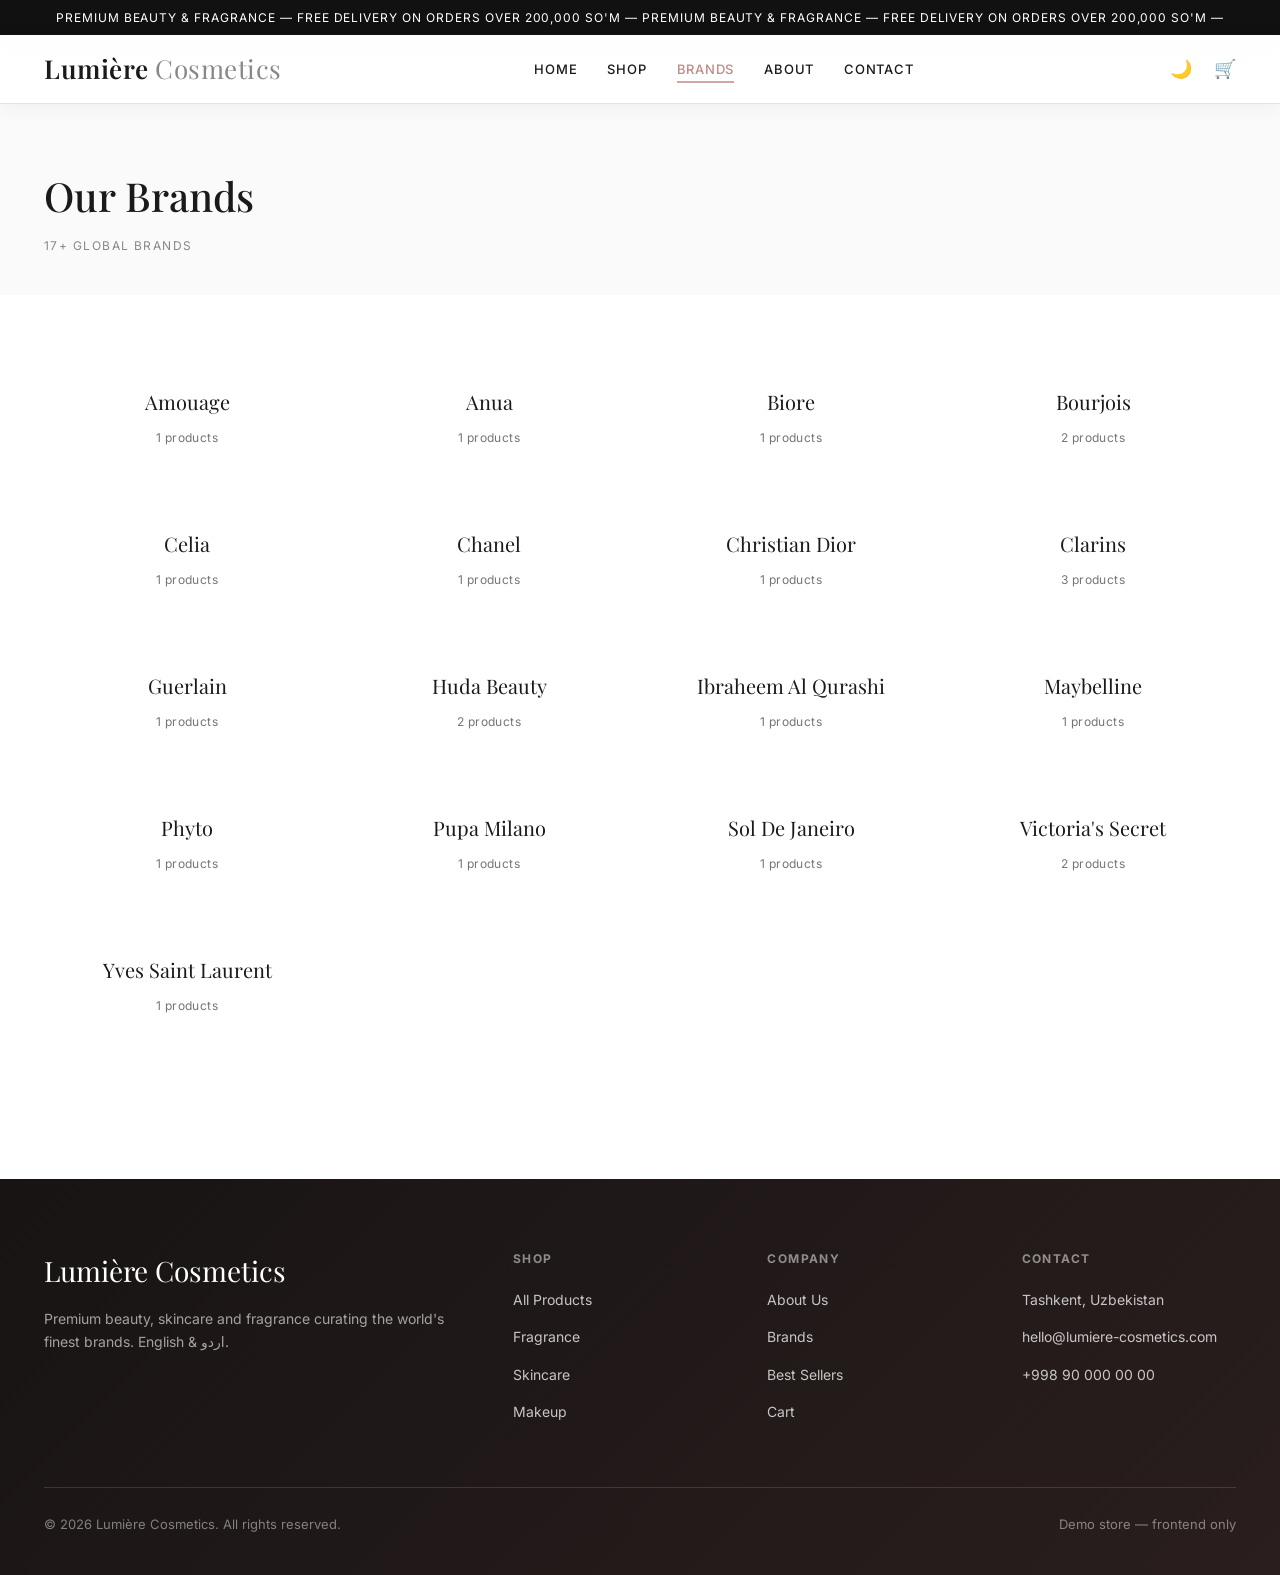
<file: lumeira cousmtic/lumiere-cosmetics/brands.html>
<!DOCTYPE html>
<html lang="en">
<head>
  <meta charset="UTF-8">
  <meta name="viewport" content="width=device-width, initial-scale=1.0">
  <title>Brands — Lumière Cosmetics</title>
  <meta name="description" content="Explore the world-renowned beauty and fragrance brands available at Lumière Cosmetics.">
  <link rel="preconnect" href="https://fonts.googleapis.com">
  <link href="https://fonts.googleapis.com/css2?family=Playfair+Display:wght@400;500;600&family=Inter:wght@400;500;600&display=swap" rel="stylesheet">
  <link rel="stylesheet" href="css/style.css">
  <link rel="stylesheet" href="css/premium.css">
</head>
<body>
  <div class="scroll-progress" id="scrollProgress"></div>

  <div class="topbar">Premium Beauty & Fragrance — Free delivery on orders over 200,000 so'm</div>

  <header class="site-header">
    <div class="container header-inner">
      <a class="brand" href="index.html">Lumière <span>Cosmetics</span></a>
      <button class="menu-toggle" aria-label="Menu">☰</button>
      <nav class="main-nav">
        <ul>
          <li><a href="index.html">Home</a></li>
          <li><a href="shop.html">Shop</a></li>
          <li><a href="brands.html" class="active">Brands</a></li>
          <li><a href="about.html">About</a></li>
          <li><a href="contact.html">Contact</a></li>
        </ul>
      </nav>
      <div class="header-actions">
        <button class="theme-btn" data-theme-toggle aria-label="Toggle dark mode">🌙</button>
        <a class="icon-btn" href="cart.html" aria-label="Cart">🛒<span class="cart-count">0</span></a>
      </div>
    </div>
  </header>

  <section class="page-hero">
    <div class="container">
      <h1>Our Brands</h1>
      <p class="kicker">The world's most beloved beauty houses</p>
    </div>
  </section>

  <section class="section" style="padding-top:0">
    <div class="container">
      <div class="brand-grid" id="brandGrid"></div>
    </div>
  </section>

  <footer class="site-footer">
    <div class="container">
      <div class="footer-grid">
        <div>
          <div class="footer-brand">Lumière Cosmetics</div>
          <p>Premium beauty, skincare and fragrance curating the world's finest brands. English & اردو.</p>
        </div>
        <div>
          <h4>Shop</h4>
          <ul>
            <li><a href="shop.html">All Products</a></li>
            <li><a href="shop.html?category=Fragrance">Fragrance</a></li>
            <li><a href="shop.html?category=Skincare">Skincare</a></li>
            <li><a href="shop.html?category=Makeup">Makeup</a></li>
          </ul>
        </div>
        <div>
          <h4>Company</h4>
          <ul>
            <li><a href="about.html">About Us</a></li>
            <li><a href="brands.html">Brands</a></li>
            <li><a href="shop.html">Best Sellers</a></li>
            <li><a href="cart.html">Cart</a></li>
          </ul>
        </div>
        <div>
          <h4>Contact</h4>
          <ul>
            <li><a href="contact.html">Tashkent, Uzbekistan</a></li>
            <li><a href="mailto:hello@lumiere-cosmetics.com">hello@lumiere-cosmetics.com</a></li>
            <li><a href="tel:+998900000000">+998 90 000 00 00</a></li>
          </ul>
        </div>
      </div>
      <div class="footer-bottom">
        <span>&copy; 2026 Lumière Cosmetics. All rights reserved.</span>
        <span>Demo store — frontend only</span>
      </div>
    </div>
  </footer>

  <script src="js/data.js"></script>
  <script src="js/products-full.js"></script>
  <script src="js/app.js"></script>
  <button class="back-to-top" id="backToTop" aria-label="Back to top">&#8593;</button>
  <script>
    const brandCount = {};
    FULL_PRODUCTS.forEach(p => { brandCount[p.brand] = (brandCount[p.brand] || 0) + 1; });
    const brands = Object.keys(brandCount).sort();
    const grid = document.getElementById('brandGrid');
    const heroKicker = document.querySelector('.page-hero .kicker');
    if (heroKicker) heroKicker.textContent = brands.length + '+ global brands';
    grid.innerHTML = brands.map(b => {
      return '<a class="brand-tile" href="shop.html?brand=' + encodeURIComponent(b) + '">' + b + '<br><small style="opacity:.6;font-family:var(--sans);font-size:12px;letter-spacing:.04em">' + brandCount[b] + ' products</small></a>';
    }).join('');
  </script>
</body>
</html>
</file>
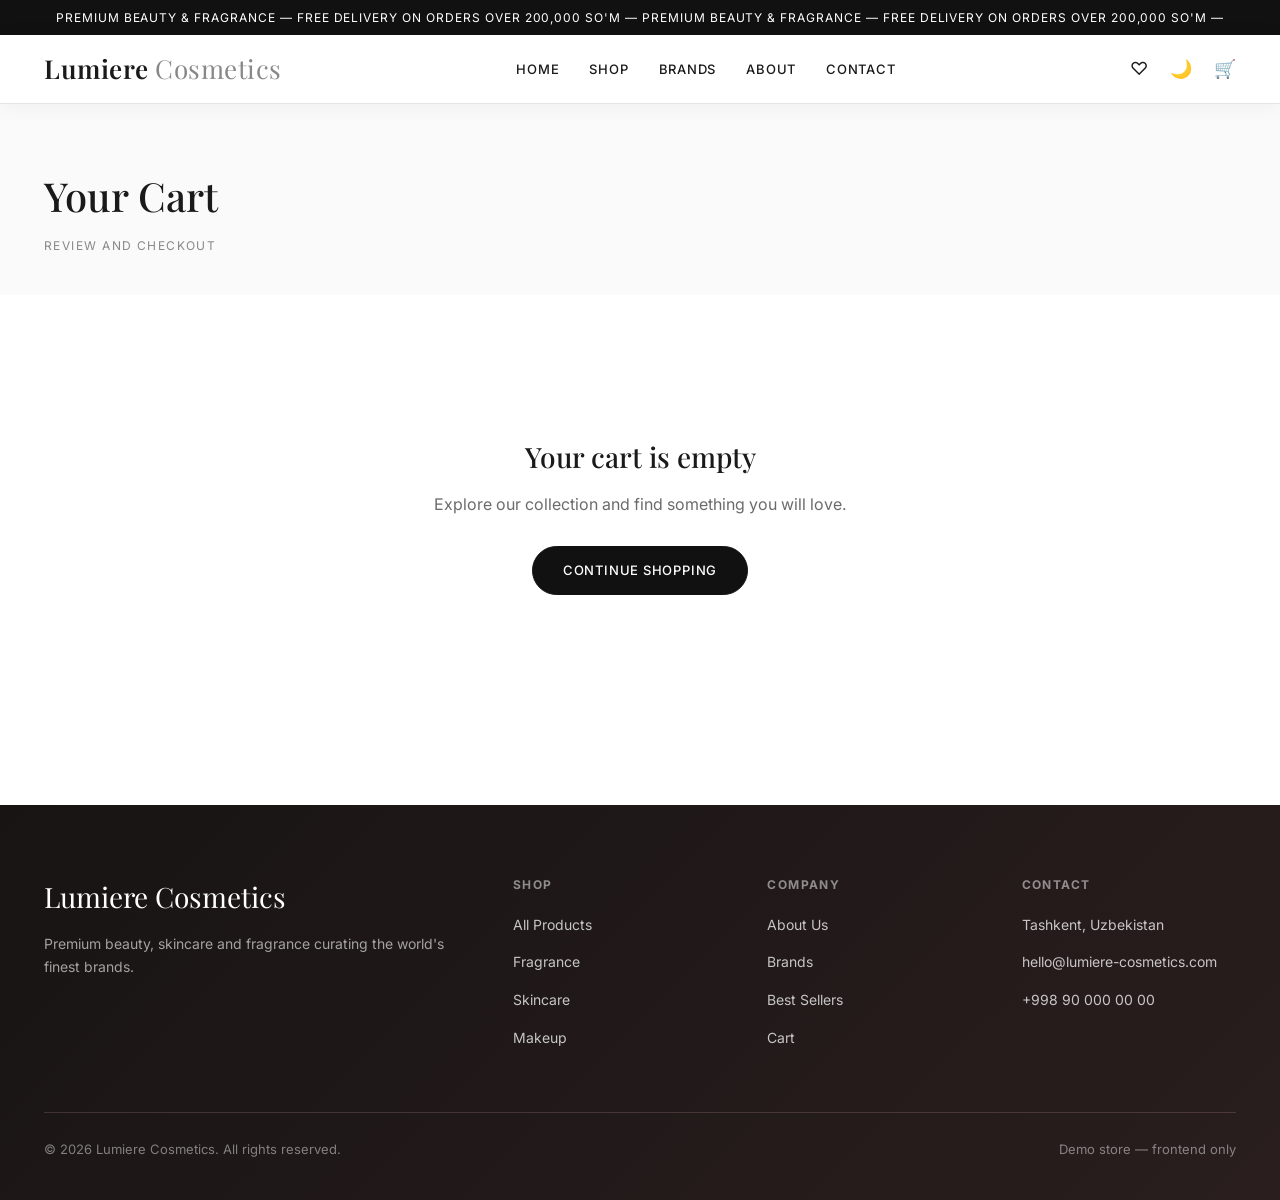
<file: lumeira cousmtic/lumiere-cosmetics/cart.html>
<!DOCTYPE html>
<html lang="en">
<head>
  <meta charset="UTF-8">
  <meta name="viewport" content="width=device-width, initial-scale=1.0">
  <title>Cart — Lumiere Cosmetics</title>
  <meta name="description" content="Your shopping cart at Lumiere Cosmetics.">
  <link rel="preconnect" href="https://fonts.googleapis.com">
  <link href="https://fonts.googleapis.com/css2?family=Playfair+Display:wght@400;500;600&family=Inter:wght@400;500;600&display=swap" rel="stylesheet">
  <link rel="stylesheet" href="css/style.css">
  <link rel="stylesheet" href="css/premium.css">
</head>
<body>
  <div class="scroll-progress" id="scrollProgress"></div>

  <div class="topbar">Premium Beauty & Fragrance — Free delivery on orders over 200,000 so'm</div>

  <header class="site-header">
    <div class="container header-inner">
      <a class="brand" href="index.html">Lumiere <span>Cosmetics</span></a>
      <button class="menu-toggle" aria-label="Menu">&#9776;</button>
      <nav class="main-nav">
        <ul>
          <li><a href="index.html">Home</a></li>
          <li><a href="shop.html">Shop</a></li>
          <li><a href="brands.html">Brands</a></li>
          <li><a href="about.html">About</a></li>
          <li><a href="contact.html">Contact</a></li>
        </ul>
      </nav>
      <div class="header-actions">
        <a class="icon-btn" href="wishlist.html" aria-label="Wishlist">&#9825;<span class="wishlist-count" style="position:absolute;top:-6px;right:-8px;background:var(--black);color:var(--white);font-size:10px;font-weight:600;width:16px;height:16px;border-radius:50%;display:flex;align-items:center;justify-content:center;">0</span></a>
        <button class="theme-btn" data-theme-toggle aria-label="Toggle dark mode">&#127769;</button>
        <a class="icon-btn" href="cart.html" aria-label="Cart">&#128722;<span class="cart-count">0</span></a>
      </div>
    </div>
  </header>

  <section class="page-hero">
    <div class="container">
      <h1>Your Cart</h1>
      <p class="kicker">Review and checkout</p>
    </div>
  </section>

  <section class="section" style="padding-top:0">
    <div class="container">
      <div id="cartArea"></div>
    </div>
  </section>

  <div id="checkoutSection" style="display:none">
    <section class="section" style="background:var(--off-white)">
      <div class="container">
        <div style="max-width:720px;margin:0 auto">
          <div class="section-head">
            <p class="kicker">Checkout</p>
            <h2>Delivery Details</h2>
          </div>
          <form id="checkoutForm" class="form-grid">
            <div class="form-group">
              <label for="name">Full Name</label>
              <input type="text" id="name" required placeholder="Your name">
            </div>
            <div class="form-group">
              <label for="phone">Phone</label>
              <input type="tel" id="phone" required placeholder="+998 90 000 00 00">
            </div>
            <div class="form-group full">
              <label for="address">Address</label>
              <input type="text" id="address" required placeholder="Street, city">
            </div>
            <div class="form-group full">
              <label for="notes">Order Notes (optional)</label>
              <textarea id="notes" rows="3" placeholder="Anything we should know?"></textarea>
            </div>
            <div class="form-group full">
              <button type="submit" class="btn btn-lg btn-block">Place Order</button>
            </div>
          </form>
        </div>
      </div>
    </section>
  </div>

  <footer class="site-footer">
    <div class="container">
      <div class="footer-grid">
        <div>
          <div class="footer-brand">Lumiere Cosmetics</div>
          <p>Premium beauty, skincare and fragrance curating the world's finest brands.</p>
        </div>
        <div>
          <h4>Shop</h4>
          <ul>
            <li><a href="shop.html">All Products</a></li>
            <li><a href="shop.html?category=Fragrance">Fragrance</a></li>
            <li><a href="shop.html?category=Skincare">Skincare</a></li>
            <li><a href="shop.html?category=Makeup">Makeup</a></li>
          </ul>
        </div>
        <div>
          <h4>Company</h4>
          <ul>
            <li><a href="about.html">About Us</a></li>
            <li><a href="brands.html">Brands</a></li>
            <li><a href="shop.html">Best Sellers</a></li>
            <li><a href="cart.html">Cart</a></li>
          </ul>
        </div>
        <div>
          <h4>Contact</h4>
          <ul>
            <li><a href="contact.html">Tashkent, Uzbekistan</a></li>
            <li><a href="mailto:hello@lumiere-cosmetics.com">hello@lumiere-cosmetics.com</a></li>
            <li><a href="tel:+998900000000">+998 90 000 00 00</a></li>
          </ul>
        </div>
      </div>
      <div class="footer-bottom">
        <span>&copy; 2026 Lumiere Cosmetics. All rights reserved.</span>
        <span>Demo store — frontend only</span>
      </div>
    </div>
  </footer>

  <script src="js/data.js"></script>
  <script src="js/products-full.js"></script>
  <script src="js/app.js"></script>
  <button class="back-to-top" id="backToTop" aria-label="Back to top">&#8593;</button>
  <script>
    var cartArea = document.getElementById('cartArea');
    var checkoutSection = document.getElementById('checkoutSection');
    var appliedCoupon = null;

    function renderCart() {
      var cart = getCart();
      if (cart.length === 0) {
        cartArea.innerHTML = '<div class="empty-state"><h3>Your cart is empty</h3><p>Explore our collection and find something you will love.</p><a href="shop.html" class="btn">Continue Shopping</a></div>';
        checkoutSection.style.display = 'none';
        return;
      }

      var items = cart.map(function(i) {
        var p = findProduct(i.id);
        if (!p) return null;
        var itemPrice = p.price;
        var variantLabel = '';
        if (i.variant && p.variants) {
          var v = p.variants.find(function(v) { return v.label === i.variant; });
          if (v) { itemPrice = v.price; variantLabel = v.label; }
        }
        return { p: p, qty: i.qty, key: i.key, itemPrice: itemPrice, variant: variantLabel };
      }).filter(Boolean);

      var subtotal = items.reduce(function(s, it) { return s + (it.itemPrice * it.qty); }, 0);
      var discount = 0;
      if (appliedCoupon) {
        if (appliedCoupon.type === 'percent') {
          discount = Math.round(subtotal * appliedCoupon.value / 100);
        } else {
          discount = appliedCoupon.value;
        }
      }
      var total = Math.max(0, subtotal - discount);

      cartArea.innerHTML = '<div class="cart-layout"><div>' +
        items.map(function(it) {
          return '<div class="cart-item"><a class="thumb" href="product.html?id=' + it.p.id + '"><img src="' + it.p.image + '" alt="' + it.p.name + '"></a><div><p class="cart-brand">' + it.p.brand + '</p><h4><a href="product.html?id=' + it.p.id + '">' + it.p.name + '</a></h4>' + (it.variant ? '<p style="font-size:12px;color:var(--muted);margin-top:2px">' + it.variant + '</p>' : '') + '<p class="price">' + formatPrice(it.itemPrice) + '</p><div class="line"><div class="qty-row"><button data-desc="' + it.key + '" aria-label="Decrease">&minus;</button><span class="qty">' + it.qty + '</span><button data-inc="' + it.key + '" aria-label="Increase">+</button></div><button class="remove" data-del="' + it.key + '">Remove</button></div></div><p class="price">' + formatPrice(it.itemPrice * it.qty) + '</p></div>';
        }).join('') +
        '</div><div class="summary"><h3>Order Summary</h3>' +
        '<div class="row"><span>Subtotal</span><span>' + formatPrice(subtotal) + '</span></div>' +
        '<div class="row"><span>Delivery</span><span>Free</span></div>' +
        (discount > 0 ? '<div class="row discount-row"><span>Discount (' + appliedCoupon.desc + ')</span><span>-' + formatPrice(discount) + '</span></div>' : '') +
        '<div class="coupon-row"><input type="text" id="couponInput" placeholder="Coupon code" value="' + (appliedCoupon ? appliedCoupon.code : '') + '"><button class="btn btn-sm" id="applyCoupon">Apply</button></div>' +
        '<div id="couponMsg" class="coupon-msg"></div>' +
        '<div class="trust-badges"><div class="trust-badge"><span class="t-icon">&#128666;</span>Free Ship</div><div class="trust-badge"><span class="t-icon">&#128274;</span>Secure Pay</div><div class="trust-badge"><span class="t-icon">&#8635;</span>14-Day Returns</div><div class="trust-badge"><span class="t-icon">&#10003;</span>100% Authentic</div></div>' +
        '<div class="row total"><span>Total</span><span>' + formatPrice(total) + '</span></div>' +
        '<button class="btn btn-block mt-2" id="goCheckout">Checkout</button></div></div>';

      checkoutSection.style.display = 'none';

      document.getElementById('goCheckout').addEventListener('click', function() {
        checkoutSection.style.display = 'block';
        checkoutSection.scrollIntoView({ behavior: 'smooth' });
      });

      document.getElementById('applyCoupon').addEventListener('click', function() {
        var code = document.getElementById('couponInput').value.trim();
        if (!code) return;
        var result = applyCoupon(code);
        var msgEl = document.getElementById('couponMsg');
        if (result.ok) {
          appliedCoupon = result.discount;
          appliedCoupon.code = code;
          msgEl.className = 'coupon-msg success';
          msgEl.textContent = 'Coupon applied: ' + result.discount.desc;
          renderCart();
        } else {
          msgEl.className = 'coupon-msg error';
          msgEl.textContent = result.msg;
        }
      });
    }

    cartArea.addEventListener('click', function(e) {
      var inc = e.target.closest('[data-inc]');
      var desc = e.target.closest('[data-desc]');
      var del = e.target.closest('[data-del]');
      if (inc) {
        var it = getCart().find(function(i) { return i.key === inc.dataset.inc; });
        if (it) setCartQty(inc.dataset.inc, it.qty + 1);
      } else if (desc) {
        var it2 = getCart().find(function(i) { return i.key === desc.dataset.desc; });
        if (it2) setCartQty(desc.dataset.desc, it2.qty - 1);
      } else if (del) {
        removeFromCart(del.dataset.del);
      }
      renderCart();
    });

    document.getElementById('checkoutForm').addEventListener('submit', function(e) {
      e.preventDefault();
      clearCart();
      appliedCoupon = null;
      cartArea.innerHTML = '<div class="success-box"><h2>Order Placed!</h2><p class="muted mb-2">We will contact you shortly to confirm your order.</p><a href="shop.html" class="btn">Continue Shopping</a></div>';
      checkoutSection.style.display = 'none';
    });

    renderCart();
  </script>
</body>
</html>
</file>
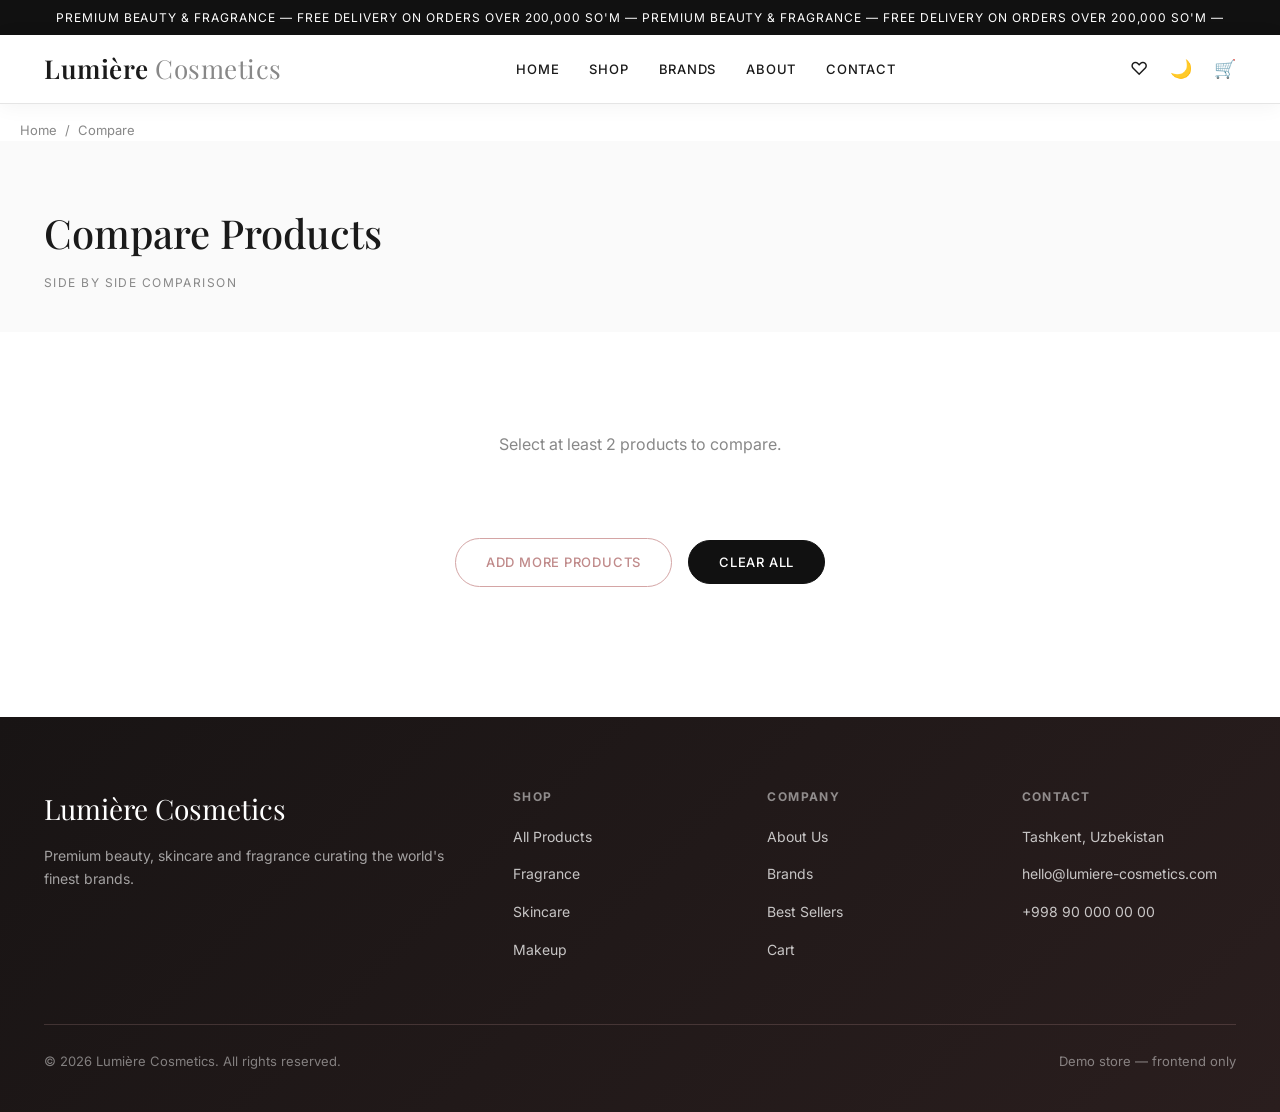
<file: lumeira cousmtic/lumiere-cosmetics/compare.html>
<!DOCTYPE html>
<html lang="en">
<head>
  <meta charset="UTF-8">
  <meta name="viewport" content="width=device-width, initial-scale=1.0">
  <title>Compare Products — Lumière Cosmetics</title>
  <meta name="description" content="Compare products side by side at Lumière Cosmetics.">
  <link rel="preconnect" href="https://fonts.googleapis.com">
  <link href="https://fonts.googleapis.com/css2?family=Playfair+Display:wght@400;500;600&family=Inter:wght@400;500;600&display=swap" rel="stylesheet">
  <link rel="stylesheet" href="css/style.css">
  <link rel="stylesheet" href="css/premium.css">
</head>
<body>
  <div class="scroll-progress" id="scrollProgress"></div>

  <div class="topbar">Premium Beauty & Fragrance — Free delivery on orders over 200,000 so'm</div>

  <header class="site-header">
    <div class="container header-inner">
      <a class="brand" href="index.html">Lumière <span>Cosmetics</span></a>
      <button class="menu-toggle" aria-label="Menu">☰</button>
      <nav class="main-nav">
        <ul>
          <li><a href="index.html">Home</a></li>
          <li><a href="shop.html">Shop</a></li>
          <li><a href="brands.html">Brands</a></li>
          <li><a href="about.html">About</a></li>
          <li><a href="contact.html">Contact</a></li>
        </ul>
      </nav>
      <div class="header-actions">
        <a class="icon-btn" href="wishlist.html" aria-label="Wishlist">♡<span class="wishlist-count" style="position:absolute;top:-6px;right:-8px;background:var(--black);color:var(--white);font-size:10px;font-weight:600;width:16px;height:16px;border-radius:50%;display:flex;align-items:center;justify-content:center;">0</span></a>
        <button class="theme-btn" data-theme-toggle aria-label="Toggle dark mode">🌙</button>
        <a class="icon-btn" href="cart.html" aria-label="Cart">🛒<span class="cart-count">0</span></a>
      </div>
    </div>
  </header>

  <div id="breadcrumbArea"></div>

  <section class="page-hero">
    <div class="container">
      <h1>Compare Products</h1>
      <p class="kicker">Side by side comparison</p>
    </div>
  </section>

  <section class="section" style="padding-top:0">
    <div class="container">
      <div id="compareTable"></div>
      <div class="text-center mt-3">
        <a href="shop.html" class="btn btn-outline">Add More Products</a>
        <button class="btn" onclick="localStorage.removeItem('lumiere_compare');location.reload();" style="margin-left:12px">Clear All</button>
      </div>
    </div>
  </section>

  <footer class="site-footer">
    <div class="container">
      <div class="footer-grid">
        <div>
          <div class="footer-brand">Lumière Cosmetics</div>
          <p>Premium beauty, skincare and fragrance curating the world's finest brands.</p>
        </div>
        <div>
          <h4>Shop</h4>
          <ul>
            <li><a href="shop.html">All Products</a></li>
            <li><a href="shop.html?category=Fragrance">Fragrance</a></li>
            <li><a href="shop.html?category=Skincare">Skincare</a></li>
            <li><a href="shop.html?category=Makeup">Makeup</a></li>
          </ul>
        </div>
        <div>
          <h4>Company</h4>
          <ul>
            <li><a href="about.html">About Us</a></li>
            <li><a href="brands.html">Brands</a></li>
            <li><a href="shop.html">Best Sellers</a></li>
            <li><a href="cart.html">Cart</a></li>
          </ul>
        </div>
        <div>
          <h4>Contact</h4>
          <ul>
            <li><a href="contact.html">Tashkent, Uzbekistan</a></li>
            <li><a href="mailto:hello@lumiere-cosmetics.com">hello@lumiere-cosmetics.com</a></li>
            <li><a href="tel:+998900000000">+998 90 000 00 00</a></li>
          </ul>
        </div>
      </div>
      <div class="footer-bottom">
        <span>&copy; 2026 Lumière Cosmetics. All rights reserved.</span>
        <span>Demo store — frontend only</span>
      </div>
    </div>
  </footer>

  <script src="js/data.js"></script>
  <script src="js/products-full.js"></script>
  <script src="js/app.js"></script>
  <button class="back-to-top" id="backToTop" aria-label="Back to top">&#8593;</button>
  <script>
    renderBreadcrumbs(document.getElementById('breadcrumbArea'), [
      { label: 'Home', href: 'index.html' },
      { label: 'Compare' }
    ]);
    renderCompareTable(document.getElementById('compareTable'));
  </script>
</body>
</html>
</file>
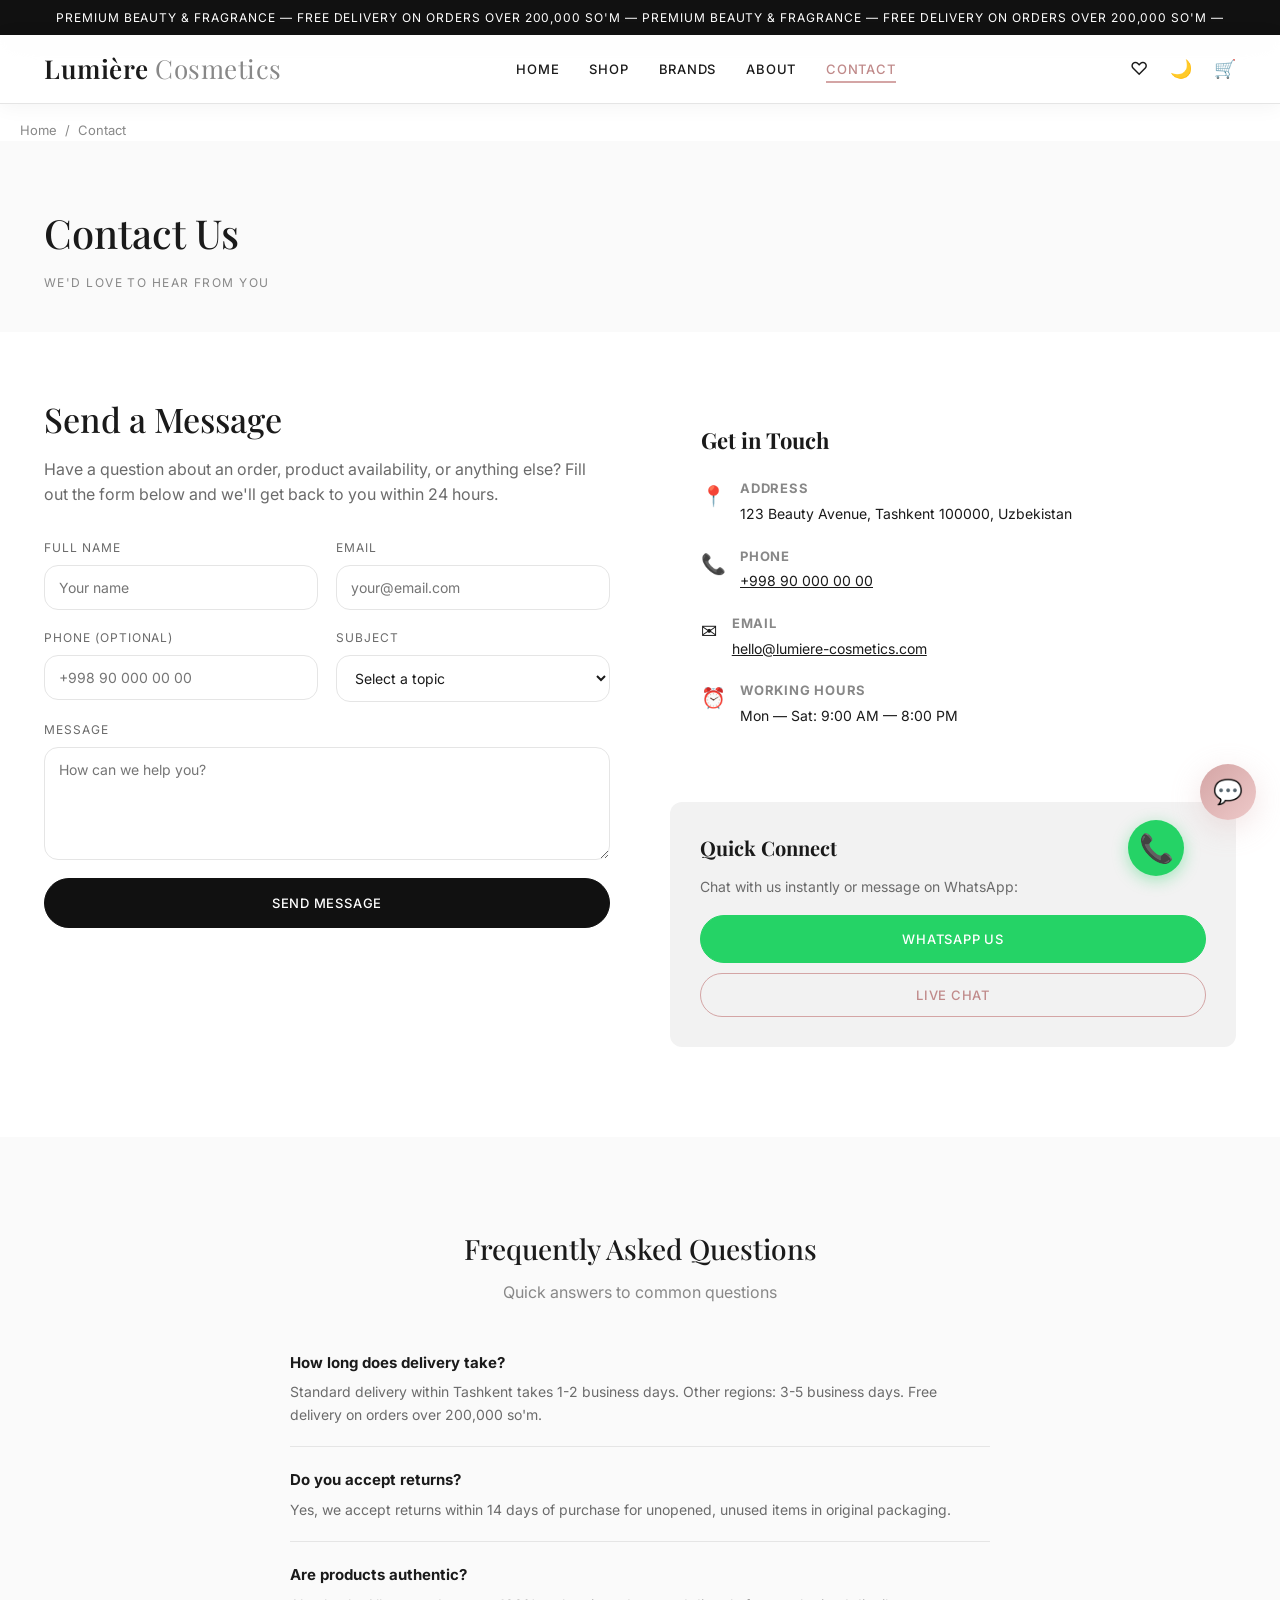
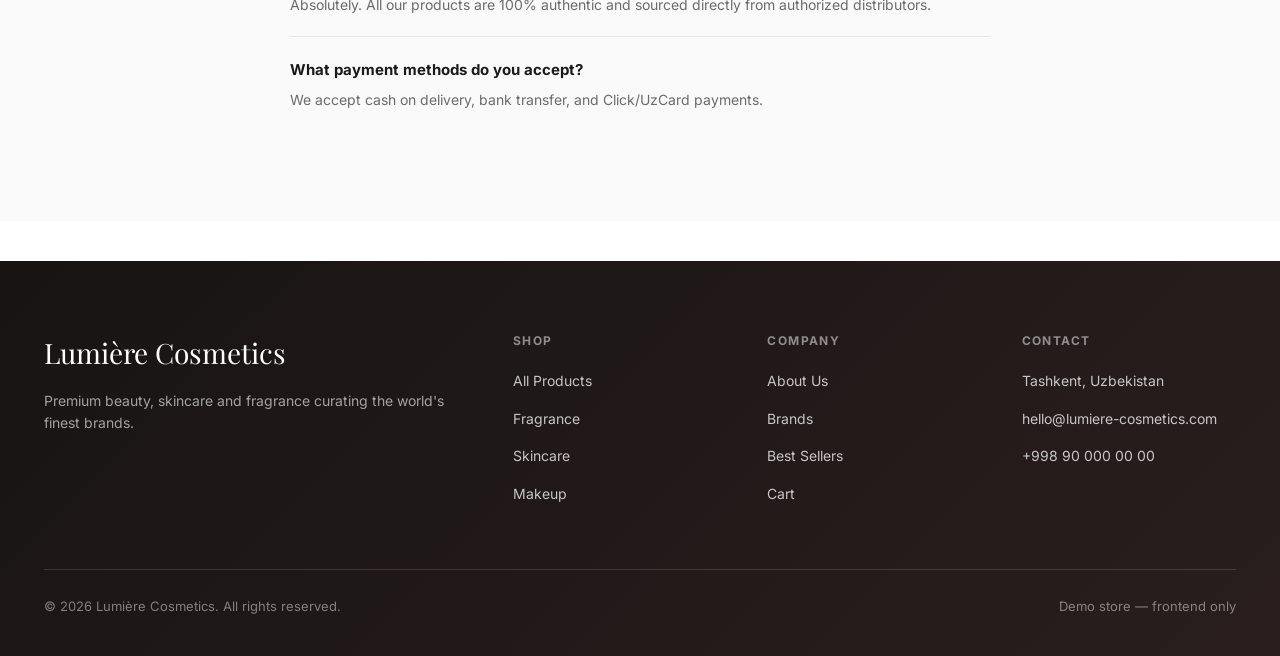
<file: lumeira cousmtic/lumiere-cosmetics/contact.html>
<!DOCTYPE html>
<html lang="en">
<head>
  <meta charset="UTF-8">
  <meta name="viewport" content="width=device-width, initial-scale=1.0">
  <title>Contact Us — Lumière Cosmetics</title>
  <meta name="description" content="Get in touch with Lumière Cosmetics. Contact us for orders, inquiries and support.">
  <link rel="preconnect" href="https://fonts.googleapis.com">
  <link href="https://fonts.googleapis.com/css2?family=Playfair+Display:wght@400;500;600&family=Inter:wght@400;500;600&display=swap" rel="stylesheet">
  <link rel="stylesheet" href="css/style.css">
  <link rel="stylesheet" href="css/premium.css">
</head>
<body>
  <div class="scroll-progress" id="scrollProgress"></div>

  <div class="topbar">Premium Beauty & Fragrance — Free delivery on orders over 200,000 so'm</div>

  <header class="site-header">
    <div class="container header-inner">
      <a class="brand" href="index.html">Lumière <span>Cosmetics</span></a>
      <button class="menu-toggle" aria-label="Menu">☰</button>
      <nav class="main-nav">
        <ul>
          <li><a href="index.html">Home</a></li>
          <li><a href="shop.html">Shop</a></li>
          <li><a href="brands.html">Brands</a></li>
          <li><a href="about.html">About</a></li>
          <li><a href="contact.html" class="active">Contact</a></li>
        </ul>
      </nav>
      <div class="header-actions">
        <a class="icon-btn" href="wishlist.html" aria-label="Wishlist">♡<span class="wishlist-count" style="position:absolute;top:-6px;right:-8px;background:var(--black);color:var(--white);font-size:10px;font-weight:600;width:16px;height:16px;border-radius:50%;display:flex;align-items:center;justify-content:center;">0</span></a>
        <button class="theme-btn" data-theme-toggle aria-label="Toggle dark mode">🌙</button>
        <a class="icon-btn" href="cart.html" aria-label="Cart">🛒<span class="cart-count">0</span></a>
      </div>
    </div>
  </header>

  <div id="breadcrumbArea"></div>

  <section class="page-hero">
    <div class="container">
      <h1>Contact Us</h1>
      <p class="kicker">We'd love to hear from you</p>
    </div>
  </section>

  <section class="section" style="padding-top:0">
    <div class="container">
      <div class="contact-grid">
        <div class="contact-form-section">
          <h2>Send a Message</h2>
          <p>Have a question about an order, product availability, or anything else? Fill out the form below and we'll get back to you within 24 hours.</p>
          <form id="contactForm" class="form-grid">
            <div class="form-group">
              <label for="cName">Full Name</label>
              <input type="text" id="cName" required placeholder="Your name">
            </div>
            <div class="form-group">
              <label for="cEmail">Email</label>
              <input type="email" id="cEmail" required placeholder="your@email.com">
            </div>
            <div class="form-group">
              <label for="cPhone">Phone (optional)</label>
              <input type="tel" id="cPhone" placeholder="+998 90 000 00 00">
            </div>
            <div class="form-group">
              <label for="cSubject">Subject</label>
              <select id="cSubject" required>
                <option value="">Select a topic</option>
                <option value="order">Order Inquiry</option>
                <option value="product">Product Question</option>
                <option value="return">Return / Exchange</option>
                <option value="wholesale">Wholesale</option>
                <option value="other">Other</option>
              </select>
            </div>
            <div class="form-group full">
              <label for="cMessage">Message</label>
              <textarea id="cMessage" rows="5" required placeholder="How can we help you?"></textarea>
            </div>
            <div class="form-group full">
              <button type="submit" class="btn btn-lg btn-block">Send Message</button>
            </div>
          </form>
          <div id="contactSuccess" style="display:none" class="success-box">
            <h2>Message Sent!</h2>
            <p class="muted mb-2">Thank you for reaching out. We'll respond within 24 hours.</p>
            <button class="btn" onclick="document.getElementById('contactSuccess').style.display='none';document.getElementById('contactForm').style.display='grid';">Send Another</button>
          </div>
        </div>
        <div>
          <div class="contact-info">
            <h3>Get in Touch</h3>
            <div class="contact-info-item">
              <span class="icon">📍</span>
              <div>
                <strong>Address</strong>
                <p>123 Beauty Avenue, Tashkent 100000, Uzbekistan</p>
              </div>
            </div>
            <div class="contact-info-item">
              <span class="icon">📞</span>
              <div>
                <strong>Phone</strong>
                <p><a href="tel:+998900000000">+998 90 000 00 00</a></p>
              </div>
            </div>
            <div class="contact-info-item">
              <span class="icon">✉️</span>
              <div>
                <strong>Email</strong>
                <p><a href="mailto:hello@lumiere-cosmetics.com">hello@lumiere-cosmetics.com</a></p>
              </div>
            </div>
            <div class="contact-info-item">
              <span class="icon">⏰</span>
              <div>
                <strong>Working Hours</strong>
                <p>Mon — Sat: 9:00 AM — 8:00 PM</p>
              </div>
            </div>
          </div>
          <div style="margin-top:24px;padding:30px;background:var(--gray);border-radius:var(--radius)">
            <h3 style="font-family:var(--serif);font-size:20px;margin-bottom:12px">Quick Connect</h3>
            <p style="font-size:14px;color:var(--gray-dark);margin-bottom:16px">Chat with us instantly or message on WhatsApp:</p>
            <a href="https://wa.me/998900000000" target="_blank" class="btn btn-block" style="background:#25D366;border-color:#25D366;margin-bottom:10px">WhatsApp Us</a>
            <button class="btn btn-outline btn-block" onclick="document.querySelector('.chat-widget .chat-toggle').click()">Live Chat</button>
          </div>
        </div>
      </div>
    </div>
  </section>

  <section class="section" style="background:var(--off-white)">
    <div class="container text-center">
      <h2 style="font-family:var(--serif);font-size:28px;font-weight:500;margin-bottom:8px">Frequently Asked Questions</h2>
      <p class="muted mb-2">Quick answers to common questions</p>
      <div style="max-width:700px;margin:0 auto;text-align:left">
        <div style="padding:20px 0;border-bottom:1px solid var(--border)">
          <strong style="font-size:15px">How long does delivery take?</strong>
          <p style="color:var(--gray-dark);font-size:14px;margin-top:6px">Standard delivery within Tashkent takes 1-2 business days. Other regions: 3-5 business days. Free delivery on orders over 200,000 so'm.</p>
        </div>
        <div style="padding:20px 0;border-bottom:1px solid var(--border)">
          <strong style="font-size:15px">Do you accept returns?</strong>
          <p style="color:var(--gray-dark);font-size:14px;margin-top:6px">Yes, we accept returns within 14 days of purchase for unopened, unused items in original packaging.</p>
        </div>
        <div style="padding:20px 0;border-bottom:1px solid var(--border)">
          <strong style="font-size:15px">Are products authentic?</strong>
          <p style="color:var(--gray-dark);font-size:14px;margin-top:6px">Absolutely. All our products are 100% authentic and sourced directly from authorized distributors.</p>
        </div>
        <div style="padding:20px 0">
          <strong style="font-size:15px">What payment methods do you accept?</strong>
          <p style="color:var(--gray-dark);font-size:14px;margin-top:6px">We accept cash on delivery, bank transfer, and Click/UzCard payments.</p>
        </div>
      </div>
    </div>
  </section>

  <footer class="site-footer">
    <div class="container">
      <div class="footer-grid">
        <div>
          <div class="footer-brand">Lumière Cosmetics</div>
          <p>Premium beauty, skincare and fragrance curating the world's finest brands.</p>
        </div>
        <div>
          <h4>Shop</h4>
          <ul>
            <li><a href="shop.html">All Products</a></li>
            <li><a href="shop.html?category=Fragrance">Fragrance</a></li>
            <li><a href="shop.html?category=Skincare">Skincare</a></li>
            <li><a href="shop.html?category=Makeup">Makeup</a></li>
          </ul>
        </div>
        <div>
          <h4>Company</h4>
          <ul>
            <li><a href="about.html">About Us</a></li>
            <li><a href="brands.html">Brands</a></li>
            <li><a href="shop.html">Best Sellers</a></li>
            <li><a href="cart.html">Cart</a></li>
          </ul>
        </div>
        <div>
          <h4>Contact</h4>
          <ul>
            <li><a href="contact.html">Tashkent, Uzbekistan</a></li>
            <li><a href="mailto:hello@lumiere-cosmetics.com">hello@lumiere-cosmetics.com</a></li>
            <li><a href="tel:+998900000000">+998 90 000 00 00</a></li>
          </ul>
        </div>
      </div>
      <div class="footer-bottom">
        <span>&copy; 2026 Lumière Cosmetics. All rights reserved.</span>
        <span>Demo store — frontend only</span>
      </div>
    </div>
  </footer>

  <div class="chat-widget">
    <div class="chat-box">
      <div class="chat-header">💬 Chat with us<small>We typically reply within minutes</small></div>
      <div class="chat-messages">
        <div class="chat-msg bot">Hello! Welcome to Lumière Cosmetics. How can I help you today?</div>
      </div>
      <div class="chat-input-row">
        <input type="text" placeholder="Type a message...">
        <button>&#10148;</button>
      </div>
    </div>
    <button class="chat-toggle">💬</button>
  </div>

  <a href="https://wa.me/998900000000" target="_blank" class="whatsapp-btn" aria-label="WhatsApp">📞</a>

  <script src="js/data.js"></script>
  <script src="js/products-full.js"></script>
  <script src="js/app.js"></script>
  <button class="back-to-top" id="backToTop" aria-label="Back to top">&#8593;</button>
  <script>
    renderBreadcrumbs(document.getElementById('breadcrumbArea'), [
      { label: 'Home', href: 'index.html' },
      { label: 'Contact' }
    ]);

    document.getElementById('contactForm').addEventListener('submit', function(e) {
      e.preventDefault();
      document.getElementById('contactForm').style.display = 'none';
      document.getElementById('contactSuccess').style.display = 'block';
      toastFn('Message sent successfully!');
    });
  </script>
</body>
</html>
</file>
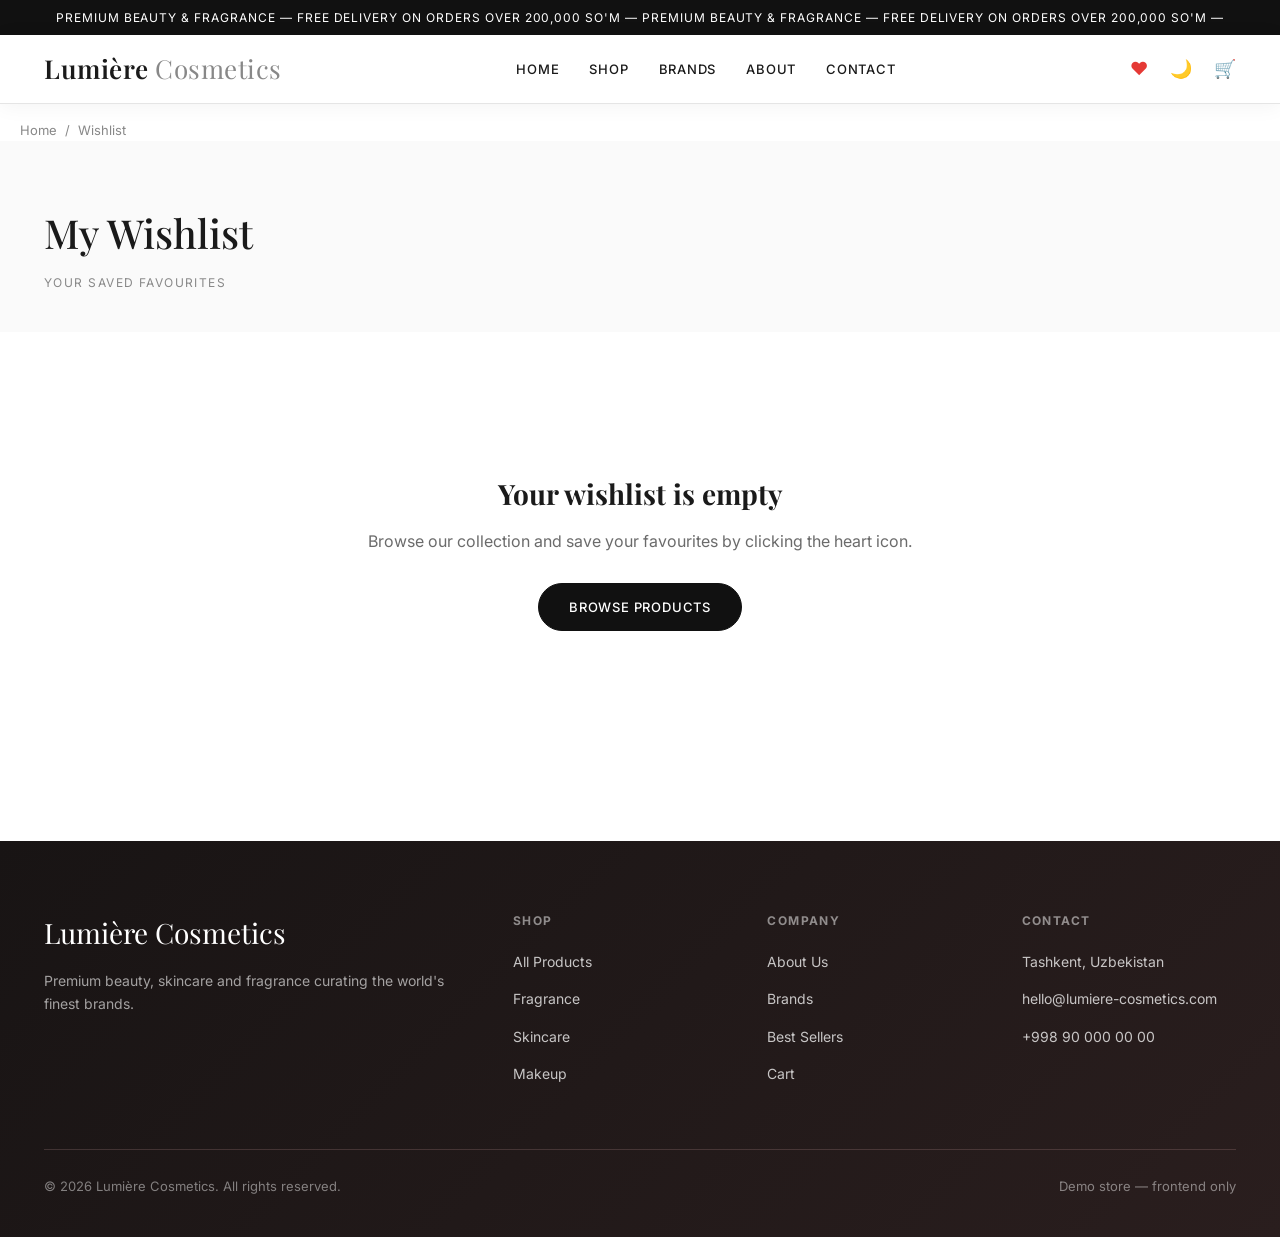
<file: lumeira cousmtic/lumiere-cosmetics/wishlist.html>
<!DOCTYPE html>
<html lang="en">
<head>
  <meta charset="UTF-8">
  <meta name="viewport" content="width=device-width, initial-scale=1.0">
  <title>Wishlist — Lumière Cosmetics</title>
  <meta name="description" content="Your saved products at Lumière Cosmetics.">
  <link rel="preconnect" href="https://fonts.googleapis.com">
  <link href="https://fonts.googleapis.com/css2?family=Playfair+Display:wght@400;500;600&family=Inter:wght@400;500;600&display=swap" rel="stylesheet">
  <link rel="stylesheet" href="css/style.css">
  <link rel="stylesheet" href="css/premium.css">
</head>
<body>
  <div class="scroll-progress" id="scrollProgress"></div>

  <div class="topbar">Premium Beauty & Fragrance — Free delivery on orders over 200,000 so'm</div>

  <header class="site-header">
    <div class="container header-inner">
      <a class="brand" href="index.html">Lumière <span>Cosmetics</span></a>
      <button class="menu-toggle" aria-label="Menu">☰</button>
      <nav class="main-nav">
        <ul>
          <li><a href="index.html">Home</a></li>
          <li><a href="shop.html">Shop</a></li>
          <li><a href="brands.html">Brands</a></li>
          <li><a href="about.html">About</a></li>
          <li><a href="contact.html">Contact</a></li>
        </ul>
      </nav>
      <div class="header-actions">
        <a class="icon-btn" href="wishlist.html" aria-label="Wishlist" style="color:#e53935">♥<span class="wishlist-count" style="position:absolute;top:-6px;right:-8px;background:var(--black);color:var(--white);font-size:10px;font-weight:600;width:16px;height:16px;border-radius:50%;display:flex;align-items:center;justify-content:center;">0</span></a>
        <button class="theme-btn" data-theme-toggle aria-label="Toggle dark mode">🌙</button>
        <a class="icon-btn" href="cart.html" aria-label="Cart">🛒<span class="cart-count">0</span></a>
      </div>
    </div>
  </header>

  <div id="breadcrumbArea"></div>

  <section class="page-hero">
    <div class="container">
      <h1>My Wishlist</h1>
      <p class="kicker">Your saved favourites</p>
    </div>
  </section>

  <section class="section" style="padding-top:0">
    <div class="container">
      <div id="wishlistArea"></div>
    </div>
  </section>

  <footer class="site-footer">
    <div class="container">
      <div class="footer-grid">
        <div>
          <div class="footer-brand">Lumière Cosmetics</div>
          <p>Premium beauty, skincare and fragrance curating the world's finest brands.</p>
        </div>
        <div>
          <h4>Shop</h4>
          <ul>
            <li><a href="shop.html">All Products</a></li>
            <li><a href="shop.html?category=Fragrance">Fragrance</a></li>
            <li><a href="shop.html?category=Skincare">Skincare</a></li>
            <li><a href="shop.html?category=Makeup">Makeup</a></li>
          </ul>
        </div>
        <div>
          <h4>Company</h4>
          <ul>
            <li><a href="about.html">About Us</a></li>
            <li><a href="brands.html">Brands</a></li>
            <li><a href="shop.html">Best Sellers</a></li>
            <li><a href="cart.html">Cart</a></li>
          </ul>
        </div>
        <div>
          <h4>Contact</h4>
          <ul>
            <li><a href="contact.html">Tashkent, Uzbekistan</a></li>
            <li><a href="mailto:hello@lumiere-cosmetics.com">hello@lumiere-cosmetics.com</a></li>
            <li><a href="tel:+998900000000">+998 90 000 00 00</a></li>
          </ul>
        </div>
      </div>
      <div class="footer-bottom">
        <span>&copy; 2026 Lumière Cosmetics. All rights reserved.</span>
        <span>Demo store — frontend only</span>
      </div>
    </div>
  </footer>

  <script src="js/data.js"></script>
  <script src="js/products-full.js"></script>
  <script src="js/app.js"></script>
  <button class="back-to-top" id="backToTop" aria-label="Back to top">&#8593;</button>
  <script>
    renderBreadcrumbs(document.getElementById('breadcrumbArea'), [
      { label: 'Home', href: 'index.html' },
      { label: 'Wishlist' }
    ]);

    function renderWishlist() {
      var ids = getWishlist();
      var area = document.getElementById('wishlistArea');
      if (ids.length === 0) {
        area.innerHTML = '<div class="wishlist-empty"><h3>Your wishlist is empty</h3><p>Browse our collection and save your favourites by clicking the heart icon.</p><a href="shop.html" class="btn">Browse Products</a></div>';
        return;
      }
      var products = ids.map(function(id) { return findProduct(id); }).filter(Boolean);
      area.innerHTML = '<div class="wishlist-grid">' + products.map(productCard).join('') + '</div>';
      initFadeAnimations();
    }

    renderWishlist();
  </script>
</body>
</html>
</file>
<file: lumeira cousmtic/lumiere-cosmetics/css/style.css>
:root {
  --black: #111111;
  --ink: #1a1a1a;
  --white: #ffffff;
  --off-white: #fafafa;
  --gray: #f2f2f2;
  --gray-dark: #6b6b6b;
  --border: #e5e5e5;
  --muted: #888888;
  --accent: #d4a5a5;
  --accent-dark: #c08a8a;
  --accent-light: #ecdada;
  --accent-soft: rgba(212,165,165,.12);
  --accent-grad: linear-gradient(135deg, #d4a5a5, #eec9c9);
  --glass-bg: rgba(255,255,255,.7);
  --glass-border: rgba(255,255,255,.4);
  --radius-lg: 22px;
  --radius-md: 14px;
  --radius-pill: 50px;
  --shadow-accent: 0 8px 30px rgba(212,165,165,.3);
  --shadow: 0 6px 24px rgba(0,0,0,.06);
  --shadow-lg: 0 12px 40px rgba(0,0,0,.12);
  --radius: 12px;
  --max: 1240px;
  --serif: 'Playfair Display', 'Georgia', serif;
  --sans: 'Inter', 'Segoe UI', system-ui, sans-serif;
  --hero-fade: .25;
  --header-bg: rgba(255,255,255,.92);
  --input-bg: #ffffff;
  --input-color: #1a1a1a;
  --add-bg: rgba(255,255,255,.95);
  --footer-bg: #111111;
  --footer-text: rgba(255,255,255,.6);
  --footer-head: rgba(255,255,255,.5);
  --footer-link: rgba(255,255,255,.75);
  --footer-bottom: rgba(255,255,255,.45);
  --footer-border: rgba(255,255,255,.12);
  --chip-bg: #ffffff;
  --chip-text: #1a1a1a;
}

[data-theme="dark"] {
  --black: #f5f5f5;
  --ink: #ededed;
  --white: #141414;
  --off-white: #181818;
  --gray: #202020;
  --gray-dark: #a3a3a3;
  --border: #2e2e2e;
  --muted: #8f8f8f;
  --shadow: 0 6px 24px rgba(0,0,0,.35);
  --shadow-lg: 0 12px 40px rgba(0,0,0,.5);
  --hero-fade: .42;
  --header-bg: rgba(20,20,20,.9);
  --input-bg: #1c1c1c;
  --input-color: #ededed;
  --add-bg: rgba(28,28,28,.95);
  --footer-bg: #0c0c0c;
  --footer-text: rgba(255,255,255,.55);
  --footer-head: rgba(255,255,255,.45);
  --footer-link: rgba(255,255,255,.7);
  --footer-bottom: rgba(255,255,255,.4);
  --footer-border: rgba(255,255,255,.1);
  --chip-bg: #1c1c1c;
  --chip-text: #ededed;
  --accent: #d9a7a7;
  --accent-dark: #c99090;
  --accent-light: #5a4040;
  --accent-soft: rgba(217,167,167,.15);
  --glass-bg: rgba(30,30,30,.75);
  --glass-border: rgba(255,255,255,.08);
}

* { margin: 0; padding: 0; box-sizing: border-box; }

html { scroll-behavior: smooth; }

body {
  font-family: var(--sans);
  color: var(--ink);
  background: var(--white);
  line-height: 1.6;
  -webkit-font-smoothing: antialiased;
  transition: background .25s ease, color .25s ease;
}

img { max-width: 100%; display: block; }
a { color: inherit; text-decoration: none; }
ul { list-style: none; }

.container { width: 100%; max-width: var(--max); margin: 0 auto; padding: 0 24px; }

/* ---------- Top bar ---------- */
.topbar {
  background: var(--black);
  color: var(--white);
  font-size: 12px;
  letter-spacing: .08em;
  text-transform: uppercase;
  text-align: center;
  padding: 8px 16px;
}

/* ---------- Header ---------- */
.site-header {
  position: sticky;
  top: 0;
  z-index: 100;
  background: var(--header-bg);
  backdrop-filter: blur(10px);
  border-bottom: 1px solid var(--border);
}
.header-inner {
  display: flex;
  align-items: center;
  justify-content: space-between;
  height: 68px;
}
.brand { font-family: var(--serif); font-size: 26px; letter-spacing: .02em; font-weight: 600; }
.brand span { font-weight: 400; color: var(--muted); }
.main-nav ul { display: flex; gap: 30px; }
.main-nav a { font-size: 13px; letter-spacing: .06em; text-transform: uppercase; font-weight: 500; color: var(--ink); position: relative; padding: 6px 0; }
.main-nav a:hover, .main-nav a.active { color: var(--muted); }
.header-actions { display: flex; align-items: center; gap: 18px; }
.icon-btn { position: relative; background: none; border: none; cursor: pointer; color: var(--ink); font-size: 18px; }
.theme-btn {
  background: none; border: none; cursor: pointer; color: var(--ink);
  font-size: 18px; line-height: 1; padding: 4px; transition: transform .2s ease;
}
.theme-btn:hover { transform: rotate(20deg) scale(1.1); }
.cart-count {
  position: absolute; top: -6px; right: -8px;
  background: var(--black); color: var(--white);
  font-size: 10px; font-weight: 600;
  width: 16px; height: 16px; border-radius: 50%;
  display: flex; align-items: center; justify-content: center;
}
.menu-toggle { display: none; background: none; border: none; font-size: 22px; cursor: pointer; color: var(--ink); }

@media (max-width: 820px) {
  .main-nav { position: absolute; top: 68px; left: 0; right: 0; background: var(--white); border-bottom: 1px solid var(--border); display: none; padding: 8px 0; }
  .main-nav.open { display: block; }
  .main-nav ul { flex-direction: column; gap: 0; padding: 0 24px; }
  .main-nav li { border-bottom: 1px solid var(--gray); }
  .main-nav a { display: block; padding: 14px 0; }
  .menu-toggle { display: block; }
}

/* ---------- Buttons ---------- */
.btn {
  display: inline-flex; align-items: center; justify-content: center; gap: 8px;
  padding: 13px 30px; font-size: 13px; letter-spacing: .06em; text-transform: uppercase;
  cursor: pointer; border: 1px solid var(--black); background: var(--black); color: var(--white);
  font-family: var(--sans); font-weight: 500; transition: all .2s ease; border-radius: 0;
}
.btn:hover { background: var(--white); color: var(--black); }
.btn-outline { background: transparent; color: var(--black); }
.btn-outline:hover { background: var(--black); color: var(--white); }
.btn-light { background: transparent; color: var(--white); border-color: rgba(255,255,255,.8); }
.btn-light:hover { background: var(--white); color: var(--black); }
.btn-lg { padding: 16px 40px; }
.btn-sm { padding: 9px 18px; font-size: 12px; }
.btn-block { width: 100%; }

/* ---------- Hero ---------- */
.hero {
  position: relative;
  min-height: 520px;
  display: flex; align-items: center;
  background: var(--off-white);
  overflow: hidden;
}
.hero-media { position: absolute; inset: 0; }
.hero-media img { width: 100%; height: 100%; object-fit: cover; opacity: var(--hero-fade); }
.hero-content { position: relative; z-index: 2; max-width: 560px; padding: 80px 0; }
.hero-kicker { font-size: 12px; letter-spacing: .18em; text-transform: uppercase; color: var(--muted); margin-bottom: 18px; }
.hero h1 { font-family: var(--serif); font-size: clamp(40px, 6vw, 68px); line-height: 1.05; font-weight: 500; margin-bottom: 22px; }
.hero p { font-size: 16px; color: var(--gray-dark); margin-bottom: 34px; max-width: 440px; }

/* ---------- Section ---------- */
.section { padding: 90px 0; }
.section-head { text-align: center; max-width: 560px; margin: 0 auto 54px; }
.section-head .kicker { font-size: 12px; letter-spacing: .18em; text-transform: uppercase; color: var(--muted); margin-bottom: 12px; }
.section-head h2 { font-family: var(--serif); font-size: 38px; font-weight: 500; margin-bottom: 14px; }
.section-head p { color: var(--gray-dark); }
.section .sub-nav { text-align: center; margin-top: -24px; margin-bottom: 54px; }

/* ---------- Category cards ---------- */
.cat-grid { display: grid; grid-template-columns: repeat(4, 1fr); gap: 24px; }
.cat-card {
  position: relative; overflow: hidden; border-radius: var(--radius);
  aspect-ratio: 3 / 4; background: var(--gray); display: flex; align-items: flex-end;
}
.cat-card img { position: absolute; inset: 0; width: 100%; height: 100%; object-fit: cover; transition: transform .6s ease; }
.cat-card:hover img { transform: scale(1.06); }
.cat-card .label {
  position: relative; z-index: 2; width: 100%;
  padding: 22px; color: var(--white);
  background: linear-gradient(to top, rgba(0,0,0,.7), transparent);
  font-family: var(--serif); font-size: 22px;
}
@media (max-width: 900px) { .cat-grid { grid-template-columns: repeat(2, 1fr); } }

/* ---------- Products grid ---------- */
.product-grid { display: grid; grid-template-columns: repeat(4, 1fr); gap: 28px; }
@media (max-width: 1000px) { .product-grid { grid-template-columns: repeat(3, 1fr); } }
@media (max-width: 700px) { .product-grid { grid-template-columns: repeat(2, 1fr); } }

.product-card { position: relative; }
.product-card .img-wrap {
  position: relative; background: var(--gray); overflow: hidden;
  aspect-ratio: 1 / 1; border-radius: var(--radius); margin-bottom: 16px;
}
.product-card .img-wrap img { width: 100%; height: 100%; object-fit: contain; transition: transform .5s ease; padding: 12px; }
.product-card:hover .img-wrap img { transform: scale(1.05); }
.product-brand { font-size: 11px; letter-spacing: .12em; text-transform: uppercase; color: var(--muted); margin-bottom: 5px; }
.product-name { font-size: 14px; font-weight: 500; line-height: 1.35; margin-bottom: 8px; }
.product-name a:hover { color: var(--muted); }
.product-card .img-wrap .add {
  position: absolute; bottom: 12px; left: 12px; right: 12px;
  padding: 11px; background: var(--add-bg);
  color: var(--ink);
  border: none; font-family: var(--sans); font-size: 12px; letter-spacing: .06em; text-transform: uppercase;
  cursor: pointer; opacity: 0; transform: translateY(8px); transition: all .25s ease; font-weight: 600;
}
.product-card:hover .img-wrap .add { opacity: 1; transform: translateY(0); }
.price { font-size: 15px; font-weight: 600; }

/* ---------- Brands strip ---------- */
.brand-strip { display: flex; flex-wrap: wrap; gap: 12px; justify-content: center; }
.brand-chip {
  border: 1px solid var(--border); border-radius: 50px; padding: 10px 22px;
  font-size: 14px; font-family: var(--serif); color: var(--chip-text); background: var(--chip-bg);
  transition: all .2s ease;
}
.brand-chip:hover { border-color: var(--black); background: var(--black); color: var(--white); }

/* ---------- Feature split ---------- */
.feature { display: grid; grid-template-columns: 1fr 1fr; gap: 60px; align-items: center; }
.feature .media { border-radius: var(--radius); overflow: hidden; }
.feature .media img { height: 100%; object-fit: cover; }
.feature h3 { font-family: var(--serif); font-size: 34px; font-weight: 500; margin-bottom: 18px; }
.feature p { color: var(--gray-dark); margin-bottom: 26px; }
@media (max-width: 820px) { .feature { grid-template-columns: 1fr; gap: 32px; } }

/* ---------- Product page ---------- */
.page-hero { background: var(--off-white); padding: 60px 0 40px; margin-bottom: 60px; }
.page-hero h1 { font-family: var(--serif); font-size: 40px; font-weight: 500; }
.page-hero .kicker { color: var(--muted); letter-spacing: .12em; text-transform: uppercase; font-size: 12px; margin-top: 8px; }

.product-layout { display: grid; grid-template-columns: 1fr 1fr; gap: 60px; margin-bottom: 80px; }
.product-gallery { background: var(--gray); border-radius: var(--radius); overflow: hidden; text-align: center; padding: 40px; }
.product-gallery img { max-height: 480px; margin: 0 auto; object-fit: contain; }
.product-info .product-brand { font-size: 12px; }
.product-info h1 { font-family: var(--serif); font-size: 34px; font-weight: 500; margin: 8px 0 6px; line-height: 1.15; }
.product-info .latin { color: var(--gray-dark); font-size: 15px; margin-bottom: 20px; }
.product-info .big-price { font-size: 26px; font-weight: 600; margin: 20px 0; }
.qty-row { display: inline-flex; align-items: center; border: 1px solid var(--border); margin: 8px 0 26px; background: var(--input-bg); }
.qty-row button { width: 42px; height: 46px; background: none; border: none; font-size: 18px; cursor: pointer; color: var(--ink); }
.qty-row .qty { width: 44px; text-align: center; font-size: 15px; color: var(--ink); }
.desc-block { margin-top: 30px; }
.desc-block h3 { font-size: 14px; letter-spacing: .1em; text-transform: uppercase; margin-bottom: 12px; }
.desc-block p { color: var(--gray-dark); white-space: pre-line; }
@media (max-width: 820px) { .product-layout { grid-template-columns: 1fr; gap: 30px; } }

/* ---------- Shop controls ---------- */
.shop-controls { display: flex; flex-wrap: wrap; gap: 16px; align-items: center; justify-content: space-between; margin-bottom: 40px; }
.filters { display: flex; flex-wrap: wrap; gap: 10px; }
.filter-btn {
  border: 1px solid var(--border); background: var(--white); color: var(--ink);
  padding: 9px 18px; font-size: 12px; letter-spacing: .06em; text-transform: uppercase;
  cursor: pointer; font-family: var(--sans); transition: all .2s ease;
}
.filter-btn:hover { border-color: var(--black); }
.filter-btn.active { background: var(--black); color: var(--white); border-color: var(--black); }
.search-box { display: flex; align-items: center; border: 1px solid var(--border); padding: 0 14px; }
.search-box input { border: none; outline: none; padding: 12px 8px; font-family: var(--sans); font-size: 14px; min-width: 220px; background: var(--input-bg); color: var(--input-color); }
.results-info { font-size: 13px; color: var(--muted); margin-bottom: 24px; }
.sort-select { border: 1px solid var(--border); padding: 11px 12px; font-family: var(--sans); font-size: 13px; background: var(--input-bg); color: var(--input-color); }

/* ---------- Cart ---------- */
.cart-layout { display: grid; grid-template-columns: 2fr 1fr; gap: 40px; align-items: start; }
.cart-item { display: grid; grid-template-columns: 90px 1fr auto; gap: 20px; align-items: center; padding: 18px 0; border-bottom: 1px solid var(--border); }
.cart-item .thumb { width: 90px; height: 90px; background: var(--gray); border-radius: 8px; overflow: hidden; }
.cart-item .thumb img { width: 100%; height: 100%; object-fit: contain; padding: 6px; }
.cart-item h4 { font-size: 15px; font-weight: 500; margin-bottom: 4px; }
.cart-item .cart-brand { font-size: 11px; letter-spacing: .1em; text-transform: uppercase; color: var(--muted); }
.cart-item .line { display: flex; align-items: center; gap: 14px; margin-top: 12px; }
.cart-item .remove { background: none; border: none; color: var(--muted); text-decoration: underline; font-size: 13px; cursor: pointer; }
.summary { border: 1px solid var(--border); padding: 30px; position: sticky; top: 96px; }
.summary h3 { font-family: var(--serif); font-size: 24px; font-weight: 500; margin-bottom: 20px; }
.summary .row { display: flex; justify-content: space-between; padding: 10px 0; color: var(--gray-dark); font-size: 14px; }
.summary .row.total { border-top: 1px solid var(--border); margin-top: 10px; padding-top: 18px; color: var(--ink); font-size: 17px; font-weight: 600; }
@media (max-width: 820px) { .cart-layout { grid-template-columns: 1fr; } }
.empty-state { text-align: center; padding: 80px 0; }
.empty-state h3 { font-family: var(--serif); font-size: 28px; font-weight: 500; margin-bottom: 12px; }
.empty-state p { color: var(--gray-dark); margin-bottom: 28px; }

/* ---------- Forms ---------- */
.form-grid { display: grid; grid-template-columns: 1fr 1fr; gap: 18px; }
.form-group { display: flex; flex-direction: column; }
.form-group.full { grid-column: 1 / -1; }
.form-group label { font-size: 12px; letter-spacing: .08em; text-transform: uppercase; margin-bottom: 8px; color: var(--gray-dark); }
.form-group input, .form-group select, .form-group textarea {
  padding: 13px 14px; border: 1px solid var(--border); font-family: var(--sans); font-size: 14px; background: var(--input-bg); color: var(--input-color); outline: none;
}
.form-group input:focus, .form-group select:focus, .form-group textarea:focus { border-color: var(--black); }
@media (max-width: 700px) { .form-grid { grid-template-columns: 1fr; } }
.success-box { text-align: center; padding: 60px 0; }
.success-box h2 { font-family: var(--serif); font-size: 32px; font-weight: 500; margin-bottom: 12px; }

/* ---------- Brands page ---------- */
.brand-grid { display: grid; grid-template-columns: repeat(4, 1fr); gap: 16px; }
.brand-tile {
  border: 1px solid var(--border); padding: 30px 20px; text-align: center;
  font-family: var(--serif); font-size: 20px; transition: all .2s ease; background: var(--white);
}
.brand-tile:hover { border-color: var(--black); background: var(--black); color: var(--white); }
@media (max-width: 800px) { .brand-grid { grid-template-columns: repeat(2, 1fr); } }

/* ---------- About ---------- */
.about-hero { background: var(--off-white); padding: 90px 0; text-align: center; }
.about-hero h1 { font-family: var(--serif); font-size: 48px; font-weight: 500; max-width: 700px; margin: 0 auto 20px; }
.about-hero p { max-width: 560px; margin: 0 auto; color: var(--gray-dark); font-size: 17px; }
.stats { display: grid; grid-template-columns: repeat(3, 1fr); gap: 30px; text-align: center; margin-top: 60px; }
.stat h3 { font-family: var(--serif); font-size: 40px; font-weight: 500; }
.stat p { color: var(--muted); font-size: 13px; letter-spacing: .08em; text-transform: uppercase; }

/* ---------- Footer ---------- */
.site-footer { background: var(--footer-bg); color: var(--white); padding: 70px 0 40px; margin-top: 40px; }
.footer-grid { display: grid; grid-template-columns: 2fr 1fr 1fr 1fr; gap: 40px; margin-bottom: 50px; }
.footer-brand { font-family: var(--serif); font-size: 28px; margin-bottom: 14px; }
.footer-grid p { color: var(--footer-text); font-size: 14px; }
.footer-grid h4 { font-size: 12px; letter-spacing: .12em; text-transform: uppercase; margin-bottom: 18px; color: var(--footer-head); }
.footer-grid ul { color: var(--footer-link); }
.footer-grid ul li { margin-bottom: 12px; }
.footer-grid ul a { color: var(--footer-link); font-size: 14px; }
.footer-grid ul a:hover { color: var(--white); }
.footer-bottom { border-top: 1px solid var(--footer-border); padding-top: 26px; font-size: 13px; color: var(--footer-bottom); display: flex; justify-content: space-between; flex-wrap: wrap; gap: 10px; }
@media (max-width: 820px) { .footer-grid { grid-template-columns: 1fr 1fr; } }

/* ---------- Utility ---------- */
.text-center { text-align: center; }
.mb-1 { margin-bottom: 12px; }
.mb-2 { margin-bottom: 24px; }
.mt-2 { margin-top: 24px; }
.mt-3 { margin-top: 40px; }
.muted { color: var(--muted); }

/* ---------- Breadcrumbs ---------- */
.breadcrumbs { padding: 16px 0 0; font-size: 13px; color: var(--muted); }
.breadcrumbs a { color: var(--muted); text-decoration: none; transition: color .2s; }
.breadcrumbs a:hover { color: var(--ink); text-decoration: underline; }
.breadcrumbs .sep { margin: 0 8px; }

/* ---------- Star Rating ---------- */
.stars { display: inline-flex; gap: 1px; }
.star { color: #ccc; font-size: 14px; }
.star.filled { color: #f5a623; }
.star.half { color: #f5a623; }
.rating-summary { display: flex; align-items: center; gap: 10px; margin: 8px 0; }
.rating-summary .count { font-size: 13px; color: var(--muted); }

/* ---------- Variant Selector ---------- */
.variant-group { margin: 16px 0; }
.variant-group label { font-size: 12px; letter-spacing: .1em; text-transform: uppercase; color: var(--gray-dark); margin-bottom: 10px; display: block; }
.variant-options { display: flex; gap: 10px; flex-wrap: wrap; }
.variant-btn {
  border: 1px solid var(--border); background: var(--white); color: var(--ink);
  padding: 10px 20px; font-size: 13px; font-family: var(--sans); cursor: pointer;
  transition: all .2s ease; border-radius: 0;
}
.variant-btn:hover { border-color: var(--black); }
.variant-btn.active { background: var(--black); color: var(--white); border-color: var(--black); }
.variant-btn.disabled { opacity: .4; cursor: not-allowed; text-decoration: line-through; }
.stock-badge { display: inline-block; font-size: 12px; padding: 4px 10px; border-radius: 4px; margin-top: 8px; }
.stock-badge.in-stock { background: #e8f5e9; color: #2e7d32; }
.stock-badge.low-stock { background: #fff3e0; color: #e65100; }
.stock-badge.out-of-stock { background: #ffebee; color: #c62828; }

/* ---------- Wishlist Heart ---------- */
.wishlist-btn {
  position: absolute; top: 12px; right: 12px; z-index: 3;
  background: var(--add-bg); border: none; width: 36px; height: 36px;
  border-radius: 50%; cursor: pointer; font-size: 16px;
  display: flex; align-items: center; justify-content: center;
  opacity: 0; transform: translateY(4px); transition: all .25s ease;
  box-shadow: var(--shadow);
}
.product-card:hover .wishlist-btn, .product-info .wishlist-btn { opacity: 1; transform: translateY(0); }
.wishlist-btn.active { color: #e53935; }
.wishlist-btn:hover { transform: scale(1.1); }

/* ---------- Compare ---------- */
.compare-bar {
  position: fixed; bottom: 0; left: 0; right: 0; z-index: 200;
  background: var(--black); color: var(--white);
  padding: 14px 24px; display: none;
  align-items: center; justify-content: space-between;
  box-shadow: 0 -4px 20px rgba(0,0,0,.2);
}
.compare-bar.visible { display: flex; }
.compare-items { display: flex; gap: 12px; align-items: center; }
.compare-item {
  background: rgba(255,255,255,.15); border-radius: 8px; padding: 6px 12px;
  font-size: 12px; display: flex; align-items: center; gap: 8px;
}
.compare-item img { width: 32px; height: 32px; object-fit: contain; border-radius: 4px; background: rgba(255,255,255,.1); padding: 2px; }
.compare-item .remove-compare { background: none; border: none; color: rgba(255,255,255,.6); cursor: pointer; font-size: 14px; }
.compare-item .remove-compare:hover { color: #fff; }
.compare-table { width: 100%; border-collapse: collapse; margin-top: 30px; }
.compare-table th, .compare-table td { padding: 14px 16px; text-align: left; border-bottom: 1px solid var(--border); font-size: 14px; }
.compare-table th { background: var(--gray); font-weight: 500; font-size: 13px; text-transform: uppercase; letter-spacing: .06em; color: var(--muted); }
.compare-table img { width: 120px; height: 120px; object-fit: contain; background: var(--gray); border-radius: 8px; padding: 8px; }

/* ---------- Reviews ---------- */
.reviews-section { margin-top: 60px; }
.reviews-section h2 { font-family: var(--serif); font-size: 28px; font-weight: 500; margin-bottom: 30px; }
.review-card { padding: 20px 0; border-bottom: 1px solid var(--border); }
.review-card:last-child { border-bottom: none; }
.review-header { display: flex; align-items: center; gap: 12px; margin-bottom: 8px; }
.review-user { font-weight: 600; font-size: 14px; }
.review-date { font-size: 12px; color: var(--muted); }
.review-text { color: var(--gray-dark); font-size: 14px; line-height: 1.6; }
.review-form { background: var(--gray); padding: 30px; border-radius: var(--radius); margin-top: 30px; }
.review-form h3 { font-family: var(--serif); font-size: 20px; margin-bottom: 20px; }
.star-rating-input { display: flex; gap: 4px; margin-bottom: 16px; }
.star-rating-input span { font-size: 24px; cursor: pointer; color: #ccc; transition: color .15s; }
.star-rating-input span.active { color: #f5a623; }
.star-rating-input span:hover, .star-rating-input span:hover ~ span { color: #f5a623; }

/* ---------- Chat Widget ---------- */
.chat-widget {
  position: fixed; bottom: 80px; right: 24px; z-index: 150;
}
.chat-toggle {
  width: 56px; height: 56px; border-radius: 50%;
  background: #25D366; color: #fff; border: none;
  font-size: 24px; cursor: pointer; box-shadow: 0 4px 16px rgba(37,211,102,.4);
  transition: transform .2s; display: flex; align-items: center; justify-content: center;
}
.chat-toggle:hover { transform: scale(1.08); }
.chat-box {
  display: none; position: absolute; bottom: 70px; right: 0;
  width: 340px; max-height: 440px; background: var(--white);
  border: 1px solid var(--border); border-radius: var(--radius);
  box-shadow: var(--shadow-lg); overflow: hidden; flex-direction: column;
}
.chat-box.open { display: flex; }
.chat-header {
  background: #25D366; color: #fff; padding: 16px 20px;
  font-weight: 600; font-size: 15px; display: flex; align-items: center; gap: 10px;
}
.chat-header small { font-weight: 400; opacity: .85; font-size: 12px; }
.chat-messages { flex: 1; padding: 16px; overflow-y: auto; max-height: 280px; display: flex; flex-direction: column; gap: 10px; }
.chat-msg {
  max-width: 80%; padding: 10px 14px; border-radius: 12px;
  font-size: 13px; line-height: 1.5;
}
.chat-msg.bot { background: var(--gray); align-self: flex-start; border-bottom-left-radius: 4px; }
.chat-msg.user { background: #dcf8c6; align-self: flex-end; border-bottom-right-radius: 4px; }
.chat-input-row { display: flex; border-top: 1px solid var(--border); }
.chat-input-row input {
  flex: 1; border: none; outline: none; padding: 14px 16px;
  font-family: var(--sans); font-size: 14px; background: var(--input-bg); color: var(--input-color);
}
.chat-input-row button {
  background: #25D366; color: #fff; border: none; padding: 14px 18px;
  font-size: 16px; cursor: pointer;
}

/* ---------- WhatsApp Button ---------- */
.whatsapp-btn {
  position: fixed; bottom: 24px; right: 24px; z-index: 140;
  width: 56px; height: 56px; border-radius: 50%;
  background: #25D366; color: #fff; text-decoration: none;
  font-size: 28px; display: flex; align-items: center; justify-content: center;
  box-shadow: 0 4px 16px rgba(37,211,102,.4); transition: transform .2s;
}
.whatsapp-btn:hover { transform: scale(1.08); }
.chat-widget + .whatsapp-btn { right: 96px; }

/* ---------- Coupon ---------- */
.coupon-row { display: flex; gap: 10px; margin: 16px 0; }
.coupon-row input {
  flex: 1; padding: 12px 14px; border: 1px solid var(--border);
  font-family: var(--sans); font-size: 14px; background: var(--input-bg); color: var(--input-color);
  text-transform: uppercase; letter-spacing: .06em;
}
.coupon-row input:focus { border-color: var(--black); outline: none; }
.coupon-msg { font-size: 13px; margin-top: 6px; }
.coupon-msg.success { color: #2e7d32; }
.coupon-msg.error { color: #c62828; }
.discount-row { color: #2e7d32; font-weight: 500; }

/* ---------- Contact Page ---------- */
.contact-grid { display: grid; grid-template-columns: 1fr 1fr; gap: 60px; }
.contact-form-section h2 { font-family: var(--serif); font-size: 34px; font-weight: 500; margin-bottom: 10px; }
.contact-form-section > p { color: var(--gray-dark); margin-bottom: 30px; }
.contact-info { padding: 30px; background: var(--gray); border-radius: var(--radius); }
.contact-info h3 { font-family: var(--serif); font-size: 22px; margin-bottom: 20px; }
.contact-info-item { display: flex; gap: 14px; align-items: flex-start; margin-bottom: 20px; }
.contact-info-item .icon { font-size: 20px; flex-shrink: 0; margin-top: 2px; }
.contact-info-item strong { display: block; font-size: 13px; letter-spacing: .06em; text-transform: uppercase; margin-bottom: 4px; color: var(--muted); }
.contact-info-item p { font-size: 14px; color: var(--ink); }
.contact-info-item a { color: var(--ink); text-decoration: underline; }
@media (max-width: 820px) { .contact-grid { grid-template-columns: 1fr; gap: 30px; } }

/* ---------- Animations ---------- */
.fade-in-up {
  opacity: 0; transform: translateY(30px);
  transition: opacity .6s ease, transform .6s ease;
}
.fade-in-up.visible { opacity: 1; transform: translateY(0); }
.skeleton {
  background: linear-gradient(90deg, var(--gray) 25%, var(--border) 50%, var(--gray) 75%);
  background-size: 200% 100%;
  animation: shimmer 1.5s infinite;
  border-radius: var(--radius);
}
@keyframes shimmer {
  0% { background-position: 200% 0; }
  100% { background-position: -200% 0; }
}

/* ---------- Search Dropdown ---------- */
.search-wrap { position: relative; }
.search-dropdown {
  display: none; position: absolute; top: 100%; left: 0; right: 0;
  background: var(--white); border: 1px solid var(--border); border-top: none;
  max-height: 300px; overflow-y: auto; z-index: 50; box-shadow: var(--shadow);
}
.search-dropdown.open { display: block; }
.search-dropdown-item {
  display: flex; align-items: center; gap: 12px; padding: 10px 14px;
  cursor: pointer; transition: background .15s; font-size: 14px;
}
.search-dropdown-item:hover { background: var(--gray); }
.search-dropdown-item img { width: 40px; height: 40px; object-fit: contain; background: var(--gray); border-radius: 6px; padding: 4px; }

/* ---------- Price Range ---------- */
.price-range { display: flex; align-items: center; gap: 12px; }
.price-range input[type="range"] {
  -webkit-appearance: none; width: 180px; height: 4px; background: var(--border);
  border-radius: 2px; outline: none;
}
.price-range input[type="range"]::-webkit-slider-thumb {
  -webkit-appearance: none; width: 16px; height: 16px; background: var(--black);
  border-radius: 50%; cursor: pointer;
}
.price-range-label { font-size: 13px; color: var(--muted); min-width: 80px; }

/* ---------- Wishlist Page ---------- */
.wishlist-grid { display: grid; grid-template-columns: repeat(4, 1fr); gap: 28px; }
.wishlist-empty { text-align: center; padding: 80px 0; }
.wishlist-empty h3 { font-family: var(--serif); font-size: 28px; margin-bottom: 12px; }
.wishlist-empty p { color: var(--gray-dark); margin-bottom: 28px; }
@media (max-width: 1000px) { .wishlist-grid { grid-template-columns: repeat(3, 1fr); } }
@media (max-width: 700px) { .wishlist-grid { grid-template-columns: repeat(2, 1fr); } }

/* ---------- Product Card Rating ---------- */
.product-card .card-rating { display: flex; align-items: center; gap: 6px; margin-top: 6px; }
.product-card .card-rating .stars { font-size: 12px; }
.product-card .card-rating .count { font-size: 11px; color: var(--muted); }
</file>
<file: lumeira cousmtic/lumiere-cosmetics/css/premium.css>
/* Premium Makeover — Dusty Rose Glass Theme */

:root {
  --accent: #d4a5a5;
  --accent-dark: #c08a8a;
  --accent-light: #ecdada;
  --accent-soft: rgba(212,165,165,.12);
  --accent-grad: linear-gradient(135deg, #d4a5a5, #eec9c9);
  --glass-bg: rgba(255,255,255,.7);
  --glass-border: rgba(255,255,255,.4);
  --radius-lg: 22px;
  --radius-md: 14px;
  --radius-pill: 50px;
  --shadow-accent: 0 8px 30px rgba(212,165,165,.3);
}

[data-theme="dark"] {
  --accent: #d9a7a7;
  --accent-dark: #c99090;
  --accent-light: #5a4040;
  --accent-soft: rgba(217,167,167,.15);
  --glass-bg: rgba(30,30,30,.75);
  --glass-border: rgba(255,255,255,.08);
}

/* ---------- Scroll Progress Bar ---------- */
.scroll-progress {
  position: fixed; top: 0; left: 0; height: 3px; z-index: 1000;
  width: 0%; background: var(--accent-grad);
  border-radius: 0 4px 4px 0; box-shadow: 0 0 10px rgba(212,165,165,.6);
  transition: width .1s ease;
}

/* ---------- Back to Top ---------- */
.back-to-top {
  position: fixed; bottom: 90px; right: 24px; z-index: 140;
  width: 48px; height: 48px; border-radius: 50%;
  background: var(--accent-grad); color: #fff; border: none;
  font-size: 20px; cursor: pointer; opacity: 0; visibility: hidden;
  transform: translateY(20px); transition: all .4s ease;
  box-shadow: var(--shadow-accent); display: flex; align-items: center; justify-content: center;
}
.back-to-top.visible { opacity: 1; visibility: visible; transform: translateY(0); }
.back-to-top:hover { transform: translateY(-4px) scale(1.08); }

/* ---------- Marquee Topbar ---------- */
.topbar { overflow: hidden; }
.topbar-inner {
  display: inline-block; white-space: nowrap;
  animation: marquee 22s linear infinite;
}
@keyframes marquee { 0% { transform: translateX(0); } 100% { transform: translateX(-50%); } }

/* ---------- Hero Ken Burns + Overlay + Stagger ---------- */
.hero { position: relative; overflow: hidden; }
.hero-media img { animation: kenburns 18s ease-in-out infinite alternate; }
@keyframes kenburns { 0% { transform: scale(1); } 100% { transform: scale(1.12); } }
.hero::after {
  content: ''; position: absolute; inset: 0; z-index: 1;
  background: linear-gradient(135deg, rgba(212,165,165,.18), rgba(0,0,0,.05) 50%, rgba(212,165,165,.1));
}
.hero-content > * { opacity: 0; transform: translateY(30px); animation: heroStagger .8s ease forwards; }
.hero-content > *:nth-child(1) { animation-delay: .2s; }
.hero-content > *:nth-child(2) { animation-delay: .4s; }
.hero-content > *:nth-child(3) { animation-delay: .6s; }
.hero-content > *:nth-child(4) { animation-delay: .8s; }
@keyframes heroStagger { to { opacity: 1; transform: translateY(0); } }

/* ---------- Buttons ---------- */
.btn { border-radius: var(--radius-pill); position: relative; overflow: hidden; }
.btn::before {
  content: ''; position: absolute; top: 0; left: -100%;
  width: 100%; height: 100%;
  background: linear-gradient(120deg, transparent, rgba(255,255,255,.25), transparent);
  transition: left .5s ease;
}
.btn:hover::before { left: 100%; }
.btn:hover { transform: translateY(-2px); box-shadow: var(--shadow-accent); }
.btn-outline { border-color: var(--accent); color: var(--accent-dark); }
.btn-outline:hover { background: var(--accent); border-color: var(--accent); }

/* ---------- Section Ornamental Divider ---------- */
.section-head { position: relative; padding-bottom: 10px; }
.section-head::after {
  content: '◈'; display: block; margin: 14px auto 0;
  color: var(--accent); font-size: 14px; letter-spacing: 8px;
}
.section-head h2 { position: relative; }
.section-head h2::after {
  content: ''; display: block; width: 60px; height: 2px;
  margin: 14px auto 0; background: var(--accent-grad); border-radius: 2px;
}

/* ---------- Nav Underline Animation ---------- */
.main-nav a { position: relative; }
.main-nav a::after {
  content: ''; position: absolute; bottom: 0; left: 50%; right: 50%;
  height: 2px; background: var(--accent);
  transition: left .3s ease, right .3s ease;
}
.main-nav a:hover::after, .main-nav a.active::after { left: 0; right: 0; }
.main-nav a.active { color: var(--accent-dark); }

/* ---------- Glass Header ---------- */
.site-header {
  backdrop-filter: blur(18px) saturate(150%);
  -webkit-backdrop-filter: blur(18px) saturate(150%);
  background: var(--glass-bg);
  box-shadow: 0 2px 20px rgba(0,0,0,.05);
}
.theme-btn:hover { transform: rotate(20deg) scale(1.15) translateY(-2px); }

/* ---------- Product Cards Premium ---------- */
.product-card {
  transition: transform .35s ease, box-shadow .35s ease;
  border-radius: var(--radius-md); overflow: hidden; padding: 0 0 8px;
}
.product-card:hover { transform: translateY(-8px) scale(1.02); box-shadow: var(--shadow-lg), 0 0 24px rgba(212,165,165,.15); }
.product-card .img-wrap { border-radius: var(--radius-md); }
.product-card .img-wrap .add { border-radius: var(--radius-pill); bottom: 14px; width: 85%; left: 7.5%; right: auto; box-shadow: var(--shadow); }
.product-card:hover .img-wrap .add { transform: translateY(0) scale(1.03); }
.product-card .wishlist-btn { background: var(--glass-bg); backdrop-filter: blur(6px); border: 1px solid var(--glass-border); }
.wishlist-btn.active { color: var(--accent-dark); }

/* ---------- Rating Stars Rose ---------- */
.star, .stars span, .star-rating-input span { color: #d9b3a5; }
.star.filled, .star.half, .stars span[style*="color:#f5a623"] { color: var(--accent) !important; }

/* ---------- Filters & Inputs Rounded ---------- */
.filter-btn, .sort-select, .variant-btn, .search-box { border-radius: var(--radius-pill); }
.filter-btn.active { background: var(--accent); border-color: var(--accent); color: #fff; }
.search-box input { border-radius: var(--radius-pill); }
.form-group input, .form-group select, .form-group textarea, .coupon-row input { border-radius: var(--radius-md); transition: box-shadow .2s, border-color .2s; }
.form-group input:focus, .form-group select:focus, .form-group textarea:focus { box-shadow: 0 0 0 4px var(--accent-soft); }

/* ---------- Category Cards Premium ---------- */
.cat-card { border-radius: var(--radius-lg); box-shadow: var(--shadow); }
.cat-card::after {
  content: ''; position: absolute; inset: 0; z-index: 1;
  background: linear-gradient(to top, rgba(212,165,165,.25), transparent 55%);
  opacity: 0; transition: opacity .4s ease;
}
.cat-card:hover::after { opacity: 1; }
.cat-card .label { font-size: 24px; }

/* ---------- Summary / Panels Glass ---------- */
.summary, .contact-info, .review-form, .chat-box {
  border-radius: var(--radius-lg);
  background: var(--glass-bg); backdrop-filter: blur(10px);
  -webkit-backdrop-filter: blur(10px);
  border: 1px solid var(--glass-border);
}
.summary { box-shadow: var(--shadow-lg); }

/* ---------- Pop In Animations ---------- */
.chat-widget, .whatsapp-btn { animation: popIn .6s cubic-bezier(.68,-0.55,.27,1.55) both; animation-delay: .8s; }
@keyframes popIn { 0% { transform: scale(0); opacity: 0; } 60% { transform: scale(1.15); } 100% { transform: scale(1); opacity: 1; } }
.whatsapp-btn { background: #25D366; }
.chat-toggle { background: var(--accent-grad); box-shadow: var(--shadow-accent); }

/* ---------- Compare Bar Slide ---------- */
.compare-bar { transform: translateY(100%); transition: transform .4s ease; border-radius: 16px 16px 0 0; }
.compare-bar.visible { transform: translateY(0); animation: comparePulse 1.5s ease infinite; }
@keyframes comparePulse { 0%,100% { box-shadow: 0 -4px 20px rgba(212,165,165,.2); } 50% { box-shadow: 0 -4px 28px rgba(212,165,165,.4); } }

/* ---------- Toast Premium ---------- */
#toast {
  border-radius: var(--radius-pill) !important;
  box-shadow: 0 8px 30px rgba(0,0,0,.2), 0 0 0 3px var(--accent-soft) !important;
  background: var(--accent-grad) !important; color: #fff !important;
  font-weight: 500 !important;
}

/* ---------- Scroll Reveal Enhancements ---------- */
.fade-in-up { transition: opacity .7s cubic-bezier(.22,1,.36,1), transform .7s cubic-bezier(.22,1,.36,1); }
.fade-in-up.visible { transform: translateY(0) scale(1); }
.product-grid .product-card:nth-child(2n) { transition-delay: .05s; }
.product-grid .product-card:nth-child(3n) { transition-delay: .1s; }
.product-grid .product-card:nth-child(4n) { transition-delay: .15s; }

/* ---------- Animated Stats ---------- */
.stat h3 { background: var(--accent-grad); -webkit-background-clip: text; background-clip: text; color: transparent; }

/* ---------- Trust Badges ---------- */
.trust-badges { display: grid; grid-template-columns: repeat(4, 1fr); gap: 10px; margin-top: 18px; }
.trust-badge {
  text-align: center; padding: 14px 6px; border-radius: var(--radius-md);
  background: var(--accent-soft); font-size: 11px; color: var(--gray-dark);
}
.trust-badge .t-icon { font-size: 20px; display: block; margin-bottom: 6px; }
@media (max-width: 700px) { .trust-badges { grid-template-columns: repeat(2, 1fr); } }

/* ---------- About Hero Premium ---------- */
.about-hero { background: linear-gradient(135deg, var(--accent-soft), rgba(255,255,255,0) 60%); }
.about-hero h1::after {
  content: ''; display: block; width: 80px; height: 3px;
  margin: 18px auto 0; background: var(--accent-grad); border-radius: 3px;
}

/* ---------- Brand Tiles ---------- */
.brand-tile { border-radius: var(--radius-md); transition: all .3s ease; border-color: var(--glass-border); }
.brand-tile:hover { transform: translateY(-4px); background: var(--accent); border-color: var(--accent); box-shadow: var(--shadow-accent); }

/* ---------- Pagination Buttons ---------- */
.filter-btn[data-page] { border-radius: var(--radius-pill); }

/* ---------- Pulse for Add to Cart Feedback ---------- */
@keyframes pulseGlow { 0% { box-shadow: 0 0 0 0 rgba(212,165,165,.5); } 100% { box-shadow: 0 0 0 18px rgba(212,165,165,0); } }
.product-card .img-wrap .add:active { animation: pulseGlow .6s ease; }

/* ---------- Footer Premium ---------- */
.site-footer { background: linear-gradient(135deg, #181414, #2a1e1e 100%); }
.footer-bottom { border-top-color: rgba(212,165,165,.2); }

/* ---------- Gallery ---------- */
.product-gallery { border-radius: var(--radius-lg); box-shadow: var(--shadow); }

/* ---------- Scrollbar ---------- */
::-webkit-scrollbar { width: 10px; }
::-webkit-scrollbar-track { background: var(--backg); }
::-webkit-scrollbar-thumb { background: var(--accent); border-radius: 10px; }
::-webkit-scrollbar-thumb:hover { background: var(--accent-dark); }
</file>
